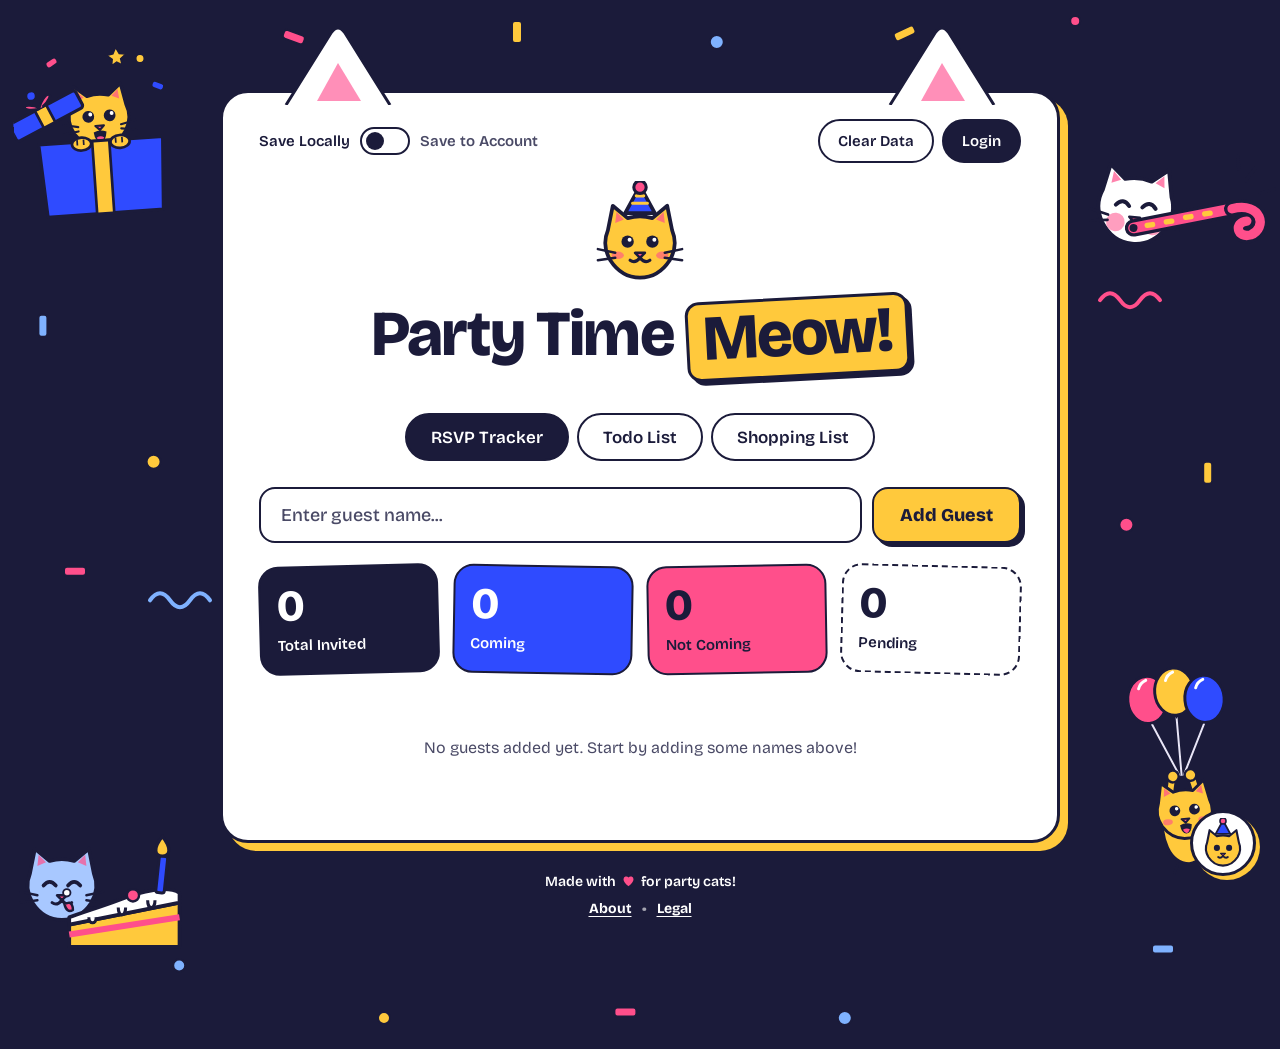
<file: index.html>
<!DOCTYPE html>
<html lang="en">
<head>
    <meta charset="UTF-8">
    <meta name="viewport" content="width=device-width, initial-scale=1.0">
    <title>Party Cat - RSVP Tracker & Todo List</title>
    <link rel="icon" href="favicon.svg" type="image/svg+xml">
    <link rel="icon" href="favicon.ico" sizes="32x32">
    <link rel="apple-touch-icon" href="apple-touch-icon.png">
    <link rel="stylesheet" href="style.css">
    <link rel="stylesheet" id="theme-stylesheet" href="themes/confetti/theme.css">
    <script src="themes/themes.js"></script>
</head>
<body>
    <!-- Theme artwork (decorative; each theme fills these slots) -->
    <div class="theme-art" aria-hidden="true">
        <div class="theme-art-frame">
            <span class="art art-1"></span>
            <span class="art art-2"></span>
            <span class="art art-3"></span>
            <span class="art art-4"></span>
            <span class="art art-5"></span>
            <span class="art art-6"></span>
        </div>
    </div>

    <!-- Authentication Container -->
    <div id="authContainer" class="auth-container">
        <div class="title-block">
            <div class="hero-art" aria-hidden="true"></div>
            <h1>Party Cat</h1>
        </div>

        <div class="auth-tabs">
            <button class="auth-tab active" onclick="switchAuthTab('login')">Login</button>
            <button class="auth-tab" onclick="switchAuthTab('signup')">Sign Up</button>
        </div>

        <!-- Login Form -->
        <form id="loginForm" class="auth-form active" onsubmit="handleLogin(event)">
            <div class="form-group">
                <label for="loginEmail">Email</label>
                <input type="email" id="loginEmail" required>
            </div>
            <div class="form-group">
                <label for="loginPassword">Password</label>
                <div class="password-input-container">
                    <input type="password" id="loginPassword" required>
                    <button type="button" class="password-toggle" onclick="togglePassword('loginPassword')" title="Show password">
                        <svg width="20" height="20" viewBox="0 0 24 24" fill="currentColor">
                            <path d="M12 4.5C7 4.5 2.73 7.61 1 12c1.73 4.39 6 7.5 11 7.5s9.27-3.11 11-7.5c-1.73-4.39-6-7.5-11-7.5zM12 17c-2.76 0-5-2.24-5-5s2.24-5 5-5 5 2.24 5 5-2.24 5-5 5zm0-8c-1.66 0-3 1.34-3 3s1.34 3 3 3 3-1.34 3-3-1.34-3-3-3z"/>
                        </svg>
                    </button>
                </div>
            </div>
            <button type="submit" class="auth-button" id="loginButton">Login</button>
            <div class="forgot-password">
                <button type="button" class="forgot-password-link" onclick="showForgotPassword()">Forgot your password?</button>
            </div>
            <div id="loginError" class="error-message"></div>
        </form>

        <!-- Forgot Password Form -->
        <form id="forgotPasswordForm" class="auth-form" onsubmit="handleForgotPassword(event)">
            <div class="form-group">
                <label for="resetEmail">Email Address</label>
                <input type="email" id="resetEmail" required placeholder="Enter your email address">
                <small>We'll send you a link to reset your password</small>
            </div>
            <!-- Honeypot: hidden from people, filled in by simple bots -->
            <input type="text" name="website" class="hp-field" tabindex="-1" autocomplete="off" aria-hidden="true">
            <button type="submit" class="auth-button" id="resetButton">Send Reset Link</button>
            <div class="forgot-password">
                <button type="button" class="forgot-password-link" onclick="showLogin()">Back to Login</button>
            </div>
            <div id="forgotError" class="error-message"></div>
            <div id="forgotSuccess" class="success-message"></div>
        </form>

        <!-- Reset Password Form (opened from the emailed link) -->
        <form id="resetPasswordForm" class="auth-form" onsubmit="handleResetPassword(event)">
            <div class="form-group">
                <label for="newPassword">New Password</label>
                <div class="password-input-container">
                    <input type="password" id="newPassword" required minlength="8">
                    <button type="button" class="password-toggle" onclick="togglePassword('newPassword')" title="Show password">
                        <svg width="20" height="20" viewBox="0 0 24 24" fill="currentColor">
                            <path d="M12 4.5C7 4.5 2.73 7.61 1 12c1.73 4.39 6 7.5 11 7.5s9.27-3.11 11-7.5c-1.73-4.39-6-7.5-11-7.5zM12 17c-2.76 0-5-2.24-5-5s2.24-5 5-5 5 2.24 5 5-2.24 5-5 5zm0-8c-1.66 0-3 1.34-3 3s1.34 3 3 3 3-1.34 3-3-1.34-3-3-3z"/>
                        </svg>
                    </button>
                </div>
            </div>
            <div class="form-group">
                <label for="confirmNewPassword">Confirm New Password</label>
                <div class="password-input-container">
                    <input type="password" id="confirmNewPassword" required minlength="8">
                    <button type="button" class="password-toggle" onclick="togglePassword('confirmNewPassword')" title="Show password">
                        <svg width="20" height="20" viewBox="0 0 24 24" fill="currentColor">
                            <path d="M12 4.5C7 4.5 2.73 7.61 1 12c1.73 4.39 6 7.5 11 7.5s9.27-3.11 11-7.5c-1.73-4.39-6-7.5-11-7.5zM12 17c-2.76 0-5-2.24-5-5s2.24-5 5-5 5 2.24 5 5-2.24 5-5 5zm0-8c-1.66 0-3 1.34-3 3s1.34 3 3 3 3-1.34 3-3-1.34-3-3-3z"/>
                        </svg>
                    </button>
                </div>
            </div>
            <button type="submit" class="auth-button" id="resetPasswordButton">Set New Password</button>
            <div class="forgot-password">
                <button type="button" class="forgot-password-link" onclick="showLogin()">Back to Login</button>
            </div>
            <div id="resetPasswordError" class="error-message"></div>
        </form>

        <!-- Sign Up Form -->
        <form id="signupForm" class="auth-form" onsubmit="handleSignup(event)">
            <div class="form-group">
                <label for="signupEmail">Email</label>
                <input type="email" id="signupEmail" required>
            </div>
            <div class="form-group">
                <label for="signupPassword">Password</label>
                <div class="password-input-container">
                    <input type="password" id="signupPassword" required minlength="8">
                    <button type="button" class="password-toggle" onclick="togglePassword('signupPassword')" title="Show password">
                        <svg width="20" height="20" viewBox="0 0 24 24" fill="currentColor">
                            <path d="M12 4.5C7 4.5 2.73 7.61 1 12c1.73 4.39 6 7.5 11 7.5s9.27-3.11 11-7.5c-1.73-4.39-6-7.5-11-7.5zM12 17c-2.76 0-5-2.24-5-5s2.24-5 5-5 5 2.24 5 5-2.24 5-5 5zm0-8c-1.66 0-3 1.34-3 3s1.34 3 3 3 3-1.34 3-3-1.34-3-3-3z"/>
                        </svg>
                    </button>
                </div>
            </div>
            <div class="form-group">
                <label for="signupConfirmPassword">Confirm Password</label>
                <div class="password-input-container">
                    <input type="password" id="signupConfirmPassword" required minlength="8">
                    <button type="button" class="password-toggle" onclick="togglePassword('signupConfirmPassword')" title="Show password">
                        <svg width="20" height="20" viewBox="0 0 24 24" fill="currentColor">
                            <path d="M12 4.5C7 4.5 2.73 7.61 1 12c1.73 4.39 6 7.5 11 7.5s9.27-3.11 11-7.5c-1.73-4.39-6-7.5-11-7.5zM12 17c-2.76 0-5-2.24-5-5s2.24-5 5-5 5 2.24 5 5-2.24 5-5 5zm0-8c-1.66 0-3 1.34-3 3s1.34 3 3 3 3-1.34 3-3-1.34-3-3-3z"/>
                        </svg>
                    </button>
                </div>
            </div>
            <!-- Honeypot: hidden from people, filled in by simple bots -->
            <input type="text" name="website" class="hp-field" tabindex="-1" autocomplete="off" aria-hidden="true">
            <button type="submit" class="auth-button" id="signupButton">Sign Up</button>
            <div id="signupError" class="error-message"></div>
            <div id="signupSuccess" class="success-message"></div>
        </form>

        <div class="guest-mode-option">
            <p>or</p>
            <button type="button" class="guest-mode-btn" onclick="startGuestMode()">Continue as Guest</button>
            <p class="guest-mode-note">No account needed — data saves locally in your browser</p>
        </div>
    </div>

    <!-- Main App Container -->
    <div class="container hidden" id="appContainer">
        <!-- App Header -->
        <div class="app-header">
            <!-- Storage Toggle -->
            <div class="storage-toggle">
                <span class="toggle-label" id="localLabel">Save Locally</span>
                <label class="toggle-container">
                    <input type="checkbox" class="toggle-input" id="storageToggle" onchange="handleStorageToggle()">
                    <span class="toggle-slider"></span>
                </label>
                <span class="toggle-label" id="cloudLabel">Save to Account</span>
            </div>
            
            <!-- Header Actions -->
            <div class="header-actions">
                <button class="clear-data-btn" onclick="clearAllData()">Clear Data</button>
                <button class="login-btn" id="authButton" onclick="handleAuthAction()">Login</button>
            </div>
        </div>
        
        <div class="title-block">
            <div class="hero-art" aria-hidden="true"></div>
            <h1 id="partyTitle" class="editable-title" onclick="editPartyTitle()">Party Time <span class="title-accent">Meow!</span></h1>
            <div class="hero-art-alt" aria-hidden="true"></div>
        </div>
        
        <div class="tabs">
            <button class="tab active" onclick="switchTab('rsvp')">RSVP Tracker</button>
            <button class="tab" onclick="switchTab('todo')">Todo List</button>
            <button class="tab" onclick="switchTab('shopping')">Shopping List</button>
        </div>
        
        <div class="tab-content active" id="rsvp">
            <div class="add-guest">
                <input type="text" id="guestName" placeholder="Enter guest name..." onkeydown="if(event.key==='Enter') {event.preventDefault(); addGuest(); return false;}" />
                <button type="button" onclick="addGuest()">Add Guest</button>
            </div>

            <div class="stats">
                <div class="stat">
                    <div class="stat-number" id="totalGuests">0</div>
                    <div class="stat-label">Total Invited</div>
                </div>
                <div class="stat">
                    <div class="stat-number" id="yesCount">0</div>
                    <div class="stat-label">Coming</div>
                </div>
                <div class="stat">
                    <div class="stat-number" id="noCount">0</div>
                    <div class="stat-label">Not Coming</div>
                </div>
                <div class="stat">
                    <div class="stat-number" id="pendingCount">0</div>
                    <div class="stat-label">Pending</div>
                </div>
            </div>

            <div class="guest-list" id="guestList">
                <div class="empty-state">
                    <p>No guests added yet. Start by adding some names above!</p>
                </div>
            </div>
        </div>

        <div class="tab-content" id="todo">
            <div class="add-todo">
                <input type="text" id="todoInput" placeholder="Add party tasks (food, decorations, etc.)..." onkeydown="if(event.key==='Enter') {event.preventDefault(); addTodo(); return false;}" />
                <button type="button" onclick="addTodo()">Add Task</button>
            </div>

            <div class="todo-stats">
                <div class="stat">
                    <div class="stat-number" id="totalTodos">0</div>
                    <div class="stat-label">Total Tasks</div>
                </div>
                <div class="stat">
                    <div class="stat-number" id="completedTodos">0</div>
                    <div class="stat-label">Completed</div>
                </div>
                <div class="stat">
                    <div class="stat-number" id="pendingTodos">0</div>
                    <div class="stat-label">Pending</div>
                </div>
            </div>

            <div class="todo-list" id="todoList">
                <div class="empty-state">
                    <p>No tasks added yet. Start by adding some party preparation tasks!</p>
                </div>
            </div>
        </div>

        <div class="tab-content" id="shopping">
            <div class="add-shopping-item">
                <input type="text" id="shoppingItem" placeholder="Enter item (balloons, cake, drinks)..." onkeydown="if(event.key==='Enter') {event.preventDefault(); addShoppingItem(); return false;}" />
                <button type="button" onclick="addShoppingItem()">Add Item</button>
            </div>

            <div class="shopping-stats">
                <div class="stat">
                    <div class="stat-number" id="totalItems">0</div>
                    <div class="stat-label">Total Items</div>
                </div>
                <div class="stat">
                    <div class="stat-number" id="boughtItems">0</div>
                    <div class="stat-label">Bought</div>
                </div>
                <div class="stat">
                    <div class="stat-number" id="pendingItems">0</div>
                    <div class="stat-label">Still Need</div>
                </div>
            </div>

            <div class="shopping-list" id="shoppingList">
                <div class="empty-state">
                    <p>No items added yet. Start by adding some party supplies!</p>
                </div>
            </div>
        </div>

    </div>

    <!-- Custom Confirmation Modal -->
    <div id="confirmModal" class="modal hidden">
        <div class="modal-backdrop" onclick="hideConfirmModal()"></div>
        <div class="modal-content">
            <h2>Clear Data</h2>
            <p>Are you sure you want to reset your party space?</p>
            <div class="modal-warning">
                <p>This will permanently delete:</p>
                <ul>
                    <li>All guests and their RSVP status</li>
                    <li>All todo items</li>
                    <li>All shopping list items</li>
                </ul>
                <p><strong>This action cannot be undone!</strong></p>
            </div>
            <div class="modal-buttons">
                <button class="modal-btn modal-cancel" onclick="hideConfirmModal()">Cancel</button>
                <button class="modal-btn modal-confirm" onclick="confirmClearData()">Clear Data</button>
            </div>
        </div>
    </div>

    <!-- Upgrade Modal -->
    <div id="upgradeModal" class="modal hidden">
        <div class="modal-backdrop" onclick="hideUpgradeModal()"></div>
        <div class="modal-content">
            <h2>Save to Account</h2>
            <p>An account means you can access your party space and data across multiple devices. Without an account, data is stored locally in your browser. It will persist between sessions, but would be lost if you clear your cache.</p>
            <div class="modal-buttons">
                <button class="modal-btn modal-cancel" onclick="hideUpgradeModal()">Maybe Later</button>
                <button class="modal-btn modal-confirm" onclick="startUpgrade()">Create Account</button>
            </div>
        </div>
    </div>

    <!-- Theme switcher -->
    <button type="button" class="theme-toggle" onclick="cycleTheme()" title="Change theme" aria-label="Change theme">
        <span class="theme-toggle-icon" aria-hidden="true"></span>
    </button>

    <script>
        // Call the Party Cat API (api/index.php). Sends a JSON body as POST when one is given.
        // Login state travels in an HttpOnly session cookie, so no token handling is needed here.
        async function api(action, body = null, params = {}) {
            const query = new URLSearchParams({ action, ...params });
            const response = await fetch(`api/?${query}`, body ? {
                method: 'POST',
                headers: { 'Content-Type': 'application/json' },
                body: JSON.stringify(body)
            } : {});
            const data = await response.json().catch(() => ({}));
            if (!response.ok) {
                throw new Error(data.error || `Request failed (${response.status})`);
            }
            return data;
        }

        // Escape user-entered text before inserting it into HTML
        function escapeHtml(text) {
            return String(text).replace(/[&<>"']/g, c => ({ '&': '&amp;', '<': '&lt;', '>': '&gt;', '"': '&quot;', "'": '&#39;' })[c]);
        }

        // Guest mode data persistence functions
        function saveGuestsToStorage() {
            if (isGuestMode) {
                localStorage.setItem('partyGuests', JSON.stringify(guests));
            }
        }

        function saveTodosToStorage() {
            if (isGuestMode) {
                localStorage.setItem('partyTodos', JSON.stringify(todos));
            }
        }

        // Anonymous visit counting: a random ID kept in this browser, sent when someone uses the app.
        // The server counts it as a guest or account visit depending on whether you're logged in.
        function getVisitorId() {
            try {
                let visitorId = localStorage.getItem('partycat-visitor');
                if (!visitorId) {
                    visitorId = crypto.randomUUID();
                    localStorage.setItem('partycat-visitor', visitorId);
                }
                return visitorId;
            } catch (e) {
                return null;
            }
        }

        async function recordVisit() {
            const visitorId = getVisitorId();
            if (!visitorId) return;
            try {
                await api('visit', { visitor_id: visitorId });
            } catch (e) {
                // Visit counting must never get in the way of the app
                console.debug('Visit not recorded:', e);
            }
        }

        // Guests only count once they click or type something, so bots and people who just glance
        // at the page aren't counted. (Logged-in users count straight away: a session means a person.)
        let waitingForInteraction = false;
        function recordVisitOnInteraction() {
            if (waitingForInteraction) return;
            waitingForInteraction = true;
            const record = event => {
                if (!event.isTrusted) return;
                document.removeEventListener('click', record, true);
                document.removeEventListener('keydown', record, true);
                waitingForInteraction = false;
                recordVisit();
            };
            document.addEventListener('click', record, true);
            document.addEventListener('keydown', record, true);
        }

        // Authentication state
        let currentUser = null;
        let currentParty = null;
        let isGuestMode = true;

        // Authentication functions
        async function checkAuth() {
            try {
                const { user } = await api('session');
                if (user) {
                    currentUser = user;
                    return true;
                }
                return false;
            } catch (e) {
                console.error('Auth check failed:', e);
                return false;
            }
        }

        async function signUp(email, password, website) {
            try {
                const { user } = await api('signup', { email, password, website });
                currentUser = user;
                return { success: true, user };
            } catch (e) {
                console.error('Error signing up:', e);
                return { success: false, error: e.message };
            }
        }

        async function signIn(email, password) {
            try {
                const { user } = await api('login', { email, password });
                currentUser = user;
                return { success: true, user };
            } catch (e) {
                console.error('Error signing in:', e);
                return { success: false, error: e.message };
            }
        }

        async function signOut() {
            try {
                await api('logout', {});
            } catch (e) {
                // Even if the request fails, clear local state and treat it as a successful logout
                console.error('Error signing out:', e);
            }
            currentUser = null;
            currentParty = null;
            isGuestMode = true;
            return true;
        }

        // Authentication UI handlers
        function clearAuthMessages() {
            document.getElementById('loginError').textContent = '';
            document.getElementById('signupError').textContent = '';
            document.getElementById('signupSuccess').textContent = '';
            document.getElementById('forgotError').textContent = '';
            document.getElementById('forgotSuccess').textContent = '';
        }
        
        function switchAuthTab(tab) {
            // Clear any error messages
            clearAuthMessages();
            
            // Make sure auth tabs are visible
            document.querySelector('.auth-tabs').style.display = 'flex';
            
            // Update tab appearance
            document.querySelectorAll('.auth-tab').forEach(t => t.classList.remove('active'));
            document.querySelectorAll('.auth-form').forEach(f => f.classList.remove('active'));
            
            if (tab === 'login') {
                document.querySelector('.auth-tab').classList.add('active');
                document.getElementById('loginForm').classList.add('active');
            } else {
                document.querySelectorAll('.auth-tab')[1].classList.add('active');
                document.getElementById('signupForm').classList.add('active');
            }
        }

        function togglePassword(inputId) {
            const passwordInput = document.getElementById(inputId);
            const toggleButton = passwordInput.nextElementSibling;
            
            const visibilityIcon = `<svg width="20" height="20" viewBox="0 0 24 24" fill="currentColor">
                <path d="M12 4.5C7 4.5 2.73 7.61 1 12c1.73 4.39 6 7.5 11 7.5s9.27-3.11 11-7.5c-1.73-4.39-6-7.5-11-7.5zM12 17c-2.76 0-5-2.24-5-5s2.24-5 5-5 5 2.24 5 5-2.24 5-5 5zm0-8c-1.66 0-3 1.34-3 3s1.34 3 3 3 3-1.34 3-3-1.34-3-3-3z"/>
            </svg>`;
            
            const visibilityOffIcon = `<svg width="20" height="20" viewBox="0 0 24 24" fill="currentColor">
                <path d="M12 7c2.76 0 5 2.24 5 5 0 .65-.13 1.26-.36 1.83l2.92 2.92c1.51-1.26 2.7-2.89 3.43-4.75-1.73-4.39-6-7.5-11-7.5-1.4 0-2.74.25-3.98.7l2.16 2.16C10.74 7.13 11.35 7 12 7zM2 4.27l2.28 2.28.46.46C3.08 8.3 1.78 10.02 1 12c1.73 4.39 6 7.5 11 7.5 1.55 0 3.03-.3 4.38-.84l.42.42L19.73 22 21 20.73 3.27 3 2 4.27zM7.53 9.8l1.55 1.55c-.05.21-.08.43-.08.65 0 1.66 1.34 3 3 3 .22 0 .44-.03.65-.08l1.55 1.55c-.67.33-1.41.53-2.2.53-2.76 0-5-2.24-5-5 0-.79.2-1.53.53-2.2zm4.31-.78l3.15 3.15.02-.16c0-1.66-1.34-3-3-3l-.17.01z"/>
            </svg>`;
            
            if (passwordInput.type === 'password') {
                passwordInput.type = 'text';
                toggleButton.innerHTML = visibilityOffIcon;
                toggleButton.title = 'Hide password';
            } else {
                passwordInput.type = 'password';
                toggleButton.innerHTML = visibilityIcon;
                toggleButton.title = 'Show password';
            }
        }

        async function handleLogin(event) {
            event.preventDefault();
            
            const email = document.getElementById('loginEmail').value;
            const password = document.getElementById('loginPassword').value;
            const loginButton = document.getElementById('loginButton');
            const errorDiv = document.getElementById('loginError');
            
            loginButton.disabled = true;
            loginButton.textContent = 'Logging in...';
            errorDiv.textContent = '';
            
            const result = await signIn(email, password);
            
            if (result.success) {
                await initializeApp();
            } else {
                errorDiv.textContent = result.error;
            }
            
            loginButton.disabled = false;
            loginButton.textContent = 'Login';
        }

        async function handleSignup(event) {
            event.preventDefault();
            
            const email = document.getElementById('signupEmail').value;
            const password = document.getElementById('signupPassword').value;
            const confirmPassword = document.getElementById('signupConfirmPassword').value;
            const signupButton = document.getElementById('signupButton');
            const errorDiv = document.getElementById('signupError');
            const successDiv = document.getElementById('signupSuccess');
            
            errorDiv.textContent = '';
            successDiv.textContent = '';
            
            if (password !== confirmPassword) {
                errorDiv.textContent = 'Passwords do not match';
                return;
            }
            
            signupButton.disabled = true;
            signupButton.textContent = 'Signing up...';
            
            const website = document.querySelector('#signupForm .hp-field').value;
            const result = await signUp(email, password, website);
            
            if (result.success) {
                // The server creates the new user's party and logs them straight in
                document.getElementById('signupForm').reset();
                await initializeApp();
            } else {
                errorDiv.textContent = result.error;
            }
            
            signupButton.disabled = false;
            signupButton.textContent = 'Sign Up';
        }

        // Forgot password functions
        function showForgotPassword() {
            // Clear any error messages
            clearAuthMessages();
            
            // Hide all forms and show forgot password form
            document.querySelectorAll('.auth-form').forEach(f => f.classList.remove('active'));
            document.getElementById('forgotPasswordForm').classList.add('active');
            
            // Hide auth tabs when in forgot password mode
            document.querySelector('.auth-tabs').style.display = 'none';
        }

        function showLogin() {
            // Clear any error messages
            clearAuthMessages();
            
            // Show auth tabs again
            document.querySelector('.auth-tabs').style.display = 'flex';
            
            // Switch back to login tab
            switchAuthTab('login');
        }

        async function handleForgotPassword(event) {
            event.preventDefault();
            
            const email = document.getElementById('resetEmail').value;
            const resetButton = document.getElementById('resetButton');
            const errorDiv = document.getElementById('forgotError');
            const successDiv = document.getElementById('forgotSuccess');
            
            resetButton.disabled = true;
            resetButton.textContent = 'Sending...';
            errorDiv.textContent = '';
            successDiv.textContent = '';
            
            try {
                const website = document.querySelector('#forgotPasswordForm .hp-field').value;
                await api('forgot_password', { email, website });
                successDiv.textContent = 'If that email has an account, a reset link is on its way. Check your inbox.';
                document.getElementById('forgotPasswordForm').reset();

                // Automatically go back to login after 3 seconds
                setTimeout(() => {
                    showLogin();
                }, 3000);
            } catch (err) {
                errorDiv.textContent = err.message || 'Failed to send reset email. Please try again.';
            }

            resetButton.disabled = false;
            resetButton.textContent = 'Send Reset Link';
        }

        async function handleResetPassword(event) {
            event.preventDefault();

            const password = document.getElementById('newPassword').value;
            const confirmPassword = document.getElementById('confirmNewPassword').value;
            const button = document.getElementById('resetPasswordButton');
            const errorDiv = document.getElementById('resetPasswordError');
            const token = new URLSearchParams(window.location.search).get('reset');

            errorDiv.textContent = '';

            if (password !== confirmPassword) {
                errorDiv.textContent = 'Passwords do not match';
                return;
            }

            button.disabled = true;
            button.textContent = 'Saving...';

            try {
                const { user } = await api('reset_password', { token, password });
                currentUser = user;
                // Drop the used token from the address bar
                history.replaceState(null, '', window.location.pathname);
                document.getElementById('resetPasswordForm').reset();
                await initializeApp();
            } catch (err) {
                errorDiv.textContent = err.message;
            }

            button.disabled = false;
            button.textContent = 'Set New Password';
        }

        function clearAllData() {
            if (!currentParty) {
                alert('No party found');
                return;
            }

            // Show custom confirmation modal
            showConfirmModal();
        }

        function showConfirmModal() {
            document.getElementById('confirmModal').classList.remove('hidden');
        }

        function hideConfirmModal() {
            document.getElementById('confirmModal').classList.add('hidden');
        }

        function showUpgradeModal() {
            document.getElementById('upgradeModal').classList.remove('hidden');
        }

        function hideUpgradeModal() {
            document.getElementById('upgradeModal').classList.add('hidden');
        }

        function startUpgrade() {
            hideUpgradeModal();
            // Switch to signup tab and show auth container
            switchAuthTab('signup');
            showAuthContainer();
        }

        async function confirmClearData() {
            hideConfirmModal();

            if (isGuestMode) {
                // Guest mode: clear localStorage
                guests = [];
                todos = [];
                shoppingItems = [];
                currentParty.name = 'Party Time Meow!';
                
                // Clear localStorage
                localStorage.removeItem('partyGuests');
                localStorage.removeItem('partyTodos');
                localStorage.removeItem('partyShoppingItems');
                
                // Update UI
                updatePartyTitle();
                renderGuests();
                renderTodos();
                renderShoppingItems();
                
            } else {
                // Cloud mode: delete the party's guests, todos and shopping items and reset its title
                try {
                    const { party } = await api('clear_party', {});

                    // Clear local arrays
                    guests = [];
                    todos = [];
                    shoppingItems = [];

                    // Update party title in current object and UI
                    currentParty = party;
                    updatePartyTitle();

                    // Update UI
                    renderGuests();
                    renderTodos();
                    renderShoppingItems();

                } catch (e) {
                    console.error('Error clearing data:', e);
                    alert('Failed to clear data. Please try again.');
                }
            }
        }

        async function handleLogout() {
            const success = await signOut();
            if (success) {
                await initializeGuestMode();
                showAuthContainer();
            }
        }

        function showAuthContainer() {
            document.getElementById('authContainer').classList.remove('hidden');
            document.getElementById('appContainer').classList.add('hidden');
        }

        function showAppContainer() {
            document.getElementById('authContainer').classList.add('hidden');
            document.getElementById('appContainer').classList.remove('hidden');
            
            // Update header based on authentication state
            updateHeaderState();
        }

        function updateHeaderState() {
            const toggle = document.getElementById('storageToggle');
            const localLabel = document.getElementById('localLabel');
            const cloudLabel = document.getElementById('cloudLabel');
            const authButton = document.getElementById('authButton');
            
            if (isGuestMode) {
                // Guest mode - toggle is off (Save Locally active)
                toggle.checked = false;
                localLabel.classList.remove('inactive');
                cloudLabel.classList.add('inactive');
                authButton.textContent = 'Login';
                authButton.onclick = () => showAuthContainer();
            } else {
                // Authenticated mode - toggle is on (Save to Account active)
                toggle.checked = true;
                localLabel.classList.add('inactive');
                cloudLabel.classList.remove('inactive');
                authButton.textContent = 'Logout';
                authButton.onclick = () => handleLogout();
            }
        }

        function handleStorageToggle() {
            const toggle = document.getElementById('storageToggle');
            
            if (toggle.checked && isGuestMode) {
                // User wants to switch to cloud storage
                showUpgradeModal();
                // Reset toggle since we haven't actually switched yet
                toggle.checked = false;
            } else if (!toggle.checked && !isGuestMode) {
                // User wants to logout and go to guest mode
                handleLogout();
            }
        }

        function handleAuthAction() {
            if (isGuestMode) {
                showAuthContainer();
            } else {
                handleLogout();
            }
        }

        async function initializeApp() {
            
            if (!currentUser) {
                console.error('No currentUser in initializeApp');
                return;
            }
            
            isGuestMode = false;
            showAppContainer();
            
            // Load the user's party
            await loadUserParty();
            
            // Initialize the app with the current party
            await loadPartyData();

            // Count this visit
            recordVisit();
        }

        async function loadUserParty() {
            if (!currentUser) {
                console.error('No current user found');
                return;
            }
            
            try {
                // The server returns the user's party, creating one if they have none
                const { party } = await api('party');
                currentParty = party;
                updatePartyTitle();
            } catch (e) {
                console.error('Error in loadUserParty:', e);
                alert('Failed to load party. Please try again.');
            }
        }


        function updatePartyTitle() {
            const titleElement = document.getElementById('partyTitle');
            titleElement.innerHTML = decoratePartyTitle(currentParty.name);
        }

        // Wrap the last word so themes can give it their accent style
        // (a one-word title stays plain).
        function decoratePartyTitle(name) {
            const html = escapeHtml(name);
            return html.replace(/(\s)(\S+)$/, '$1<span class="title-accent">$2</span>');
        }

        function editPartyTitle() {
            if (!currentParty) {
                alert('Please create a party first');
                return;
            }

            const titleElement = document.getElementById('partyTitle');
            const currentTitle = currentParty.name;
            
            // Create input field that includes the full title
            titleElement.classList.add('editing');
            titleElement.innerHTML = `<input type="text" class="title-input" value="${escapeHtml(currentTitle)}" onblur="savePartyTitle(this)" onkeypress="handleTitleKeypress(event, this)" autofocus>`;
            
            // Focus and select the text
            const input = titleElement.querySelector('.title-input');
            input.focus();
            input.select();
        }

        function handleTitleKeypress(event, input) {
            if (event.key === 'Enter') {
                input.blur(); // This will trigger savePartyTitle
            }
            if (event.key === 'Escape') {
                cancelTitleEdit();
            }
        }

        function cancelTitleEdit() {
            const titleElement = document.getElementById('partyTitle');
            titleElement.classList.remove('editing');
            updatePartyTitle();
        }

        async function savePartyTitle(input) {
            const newTitle = input.value.trim();
            
            if (!newTitle) {
                alert('Party title cannot be empty');
                cancelTitleEdit();
                return;
            }
            
            if (newTitle === currentParty.name) {
                // No change
                cancelTitleEdit();
                return;
            }
            
            if (isGuestMode) {
                // Guest mode: just update the local object
                currentParty.name = newTitle;
                const titleElement = document.getElementById('partyTitle');
                titleElement.classList.remove('editing');
                updatePartyTitle();
            } else {
                // Cloud mode: save to the server
                try {
                    await api('update_party', { name: newTitle });
                    currentParty.name = newTitle;
                    const titleElement = document.getElementById('partyTitle');
                    titleElement.classList.remove('editing');
                    updatePartyTitle();
                } catch (e) {
                    console.error('Error updating party name:', e);
                    alert('Failed to update party name. Please try again.');
                    cancelTitleEdit();
                }
            }
        }


        async function loadPartyData() {
            if (!currentParty) return;
            
            // Load guests, todos, and shopping items from the server
            await loadGuests();
            await loadTodos();
            await loadShoppingItems();
        }

        async function loadGuests() {
            if (!currentParty) return;
            
            try {
                const { items } = await api('items', null, { type: 'guests' });
                guests = items;
                renderGuests();
            } catch (e) {
                console.error('Error loading guests:', e);
            }
        }

        async function loadTodos() {
            if (!currentParty) return;
            
            try {
                const { items } = await api('items', null, { type: 'todos' });
                todos = items;
                renderTodos();
            } catch (e) {
                console.error('Error loading todos:', e);
            }
        }
        
        // Data arrays for the current party
        let guests = [];
        let todos = [];
        let shoppingItems = [];

        function parseGuestCount(name) {
            const familyWords = ['family', 'families'];

            const lowerName = name.toLowerCase();

            // Check for family keywords
            if (familyWords.some(word => lowerName.includes(word))) {
                return 4;
            }

            // Commas, & + ; and the connecting words all separate people, in any mix
            // ("Isabella, Lucie & Javier" is 3). A name with none of them, like "John Smith", is 1.
            const segments = lowerName
                .split(/[,;&+]|\b(?:and|with|plus)\b/)
                .filter(segment => segment.trim().length > 0);
            return Math.max(1, segments.length);
        }

        function switchTab(tabName) {
            document.querySelectorAll('.tab').forEach(tab => tab.classList.remove('active'));
            document.querySelectorAll('.tab-content').forEach(content => content.classList.remove('active'));
            
            event.target.classList.add('active');
            document.getElementById(tabName).classList.add('active');
        }

        async function addTodo() {
            const input = document.getElementById('todoInput');
            const text = input.value.trim();
            
            if (text === '') {
                alert('Please enter a task');
                return;
            }

            const newTodo = {
                party_id: currentParty.id,
                text: text,
                completed: false
            };

            if (isGuestMode) {
                // Guest mode: add to localStorage
                newTodo.id = Date.now(); // Simple ID for guest mode
                todos.unshift(newTodo);
                saveTodosToStorage();
                input.value = '';
                renderTodos();
            } else {
                // Cloud mode: save to the server
                try {
                    const { item } = await api('create_item', { type: 'todos', text: newTodo.text, completed: false });
                    todos.unshift(item);
                    input.value = '';
                    renderTodos();
                } catch (e) {
                    console.error('Error adding todo:', e);
                    alert('Failed to add task. Please try again.');
                }
            }
        }

        async function toggleTodo(todoId) {
            const todo = todos.find(t => t.id == todoId);
            if (todo) {
                const newCompleted = !todo.completed;
                
                if (isGuestMode) {
                    todo.completed = newCompleted;
                    saveTodosToStorage();
                    renderTodos();
                } else {
                    try {
                        await api('update_item', { type: 'todos', id: todoId, completed: newCompleted });
                        todo.completed = newCompleted;
                        renderTodos();
                    } catch (e) {
                        console.error('Error toggling todo:', e);
                        alert('Failed to update task. Please try again.');
                    }
                }
            }
        }

        async function deleteTodo(todoId) {
            if (confirm('Are you sure you want to delete this task?')) {
                if (isGuestMode) {
                    todos = todos.filter(t => t.id != todoId);
                    saveTodosToStorage();
                    renderTodos();
                } else {
                    try {
                        await api('delete_item', { type: 'todos', id: todoId });
                        todos = todos.filter(t => t.id !== todoId);
                        renderTodos();
                    } catch (e) {
                        console.error('Error deleting todo:', e);
                        alert('Failed to delete task. Please try again.');
                    }
                }
            }
        }

        function renderTodos() {
            const todoList = document.getElementById('todoList');
            
            if (todos.length === 0) {
                todoList.innerHTML = '<div class="empty-state"><p>No tasks added yet. Start by adding some party preparation tasks!</p></div>';
                updateTodoStats();
                return;
            }

            todoList.innerHTML = todos.map(todo => `
                <div class="todo-item ${todo.completed ? 'completed' : ''}">
                    <div class="todo-text">${escapeHtml(todo.text)}</div>
                    <div class="todo-actions">
                        <button class="btn ${todo.completed ? 'btn-pending' : 'btn-yes'}" onclick="toggleTodo('${todo.id}')">
                            ${todo.completed ? 'Undo' : 'Done'}
                        </button>
                        <button class="btn btn-delete" onclick="deleteTodo('${todo.id}')">Delete</button>
                    </div>
                </div>
            `).join('');

            updateTodoStats();
        }

        function updateTodoStats() {
            const total = todos.length;
            const completed = todos.filter(t => t.completed).length;
            const pending = total - completed;

            document.getElementById('totalTodos').textContent = total;
            document.getElementById('completedTodos').textContent = completed;
            document.getElementById('pendingTodos').textContent = pending;
        }

        // Shopping List Functions
        function saveShoppingItemsToStorage() {
            if (isGuestMode) {
                localStorage.setItem('partyShoppingItems', JSON.stringify(shoppingItems));
            }
        }

        async function loadShoppingItems() {
            if (isGuestMode) {
                const stored = localStorage.getItem('partyShoppingItems');
                if (stored) {
                    shoppingItems = JSON.parse(stored);
                }
                renderShoppingItems();
            } else {
                try {
                    const { items } = await api('items', null, { type: 'shopping_items' });
                    shoppingItems = items;
                    renderShoppingItems();
                } catch (e) {
                    console.error('Error loading shopping items:', e);
                    // Initialize empty and render on error
                    shoppingItems = [];
                    renderShoppingItems();
                }
            }
        }

        async function addShoppingItem() {
            const itemInput = document.getElementById('shoppingItem');
            const item = itemInput.value.trim();
            
            if (item === '') {
                alert('Please enter an item');
                return;
            }

            if (!currentParty) {
                alert('No party selected. Please refresh the page and try again.');
                return;
            }

            if (isGuestMode) {
                shoppingItems.push({
                    id: Date.now().toString(),
                    text: item,
                    bought: false,
                    created_at: new Date().toISOString()
                });
                saveShoppingItemsToStorage();
                renderShoppingItems();
            } else {
                try {
                    const { item: savedItem } = await api('create_item', { type: 'shopping_items', text: item, bought: false });
                    shoppingItems.push(savedItem);
                    renderShoppingItems();
                } catch (e) {
                    console.error('Error adding shopping item:', e);
                    alert('Failed to add item. Please try again.');
                }
            }

            itemInput.value = '';
        }

        async function toggleShoppingItem(itemId) {
            const item = shoppingItems.find(i => i.id == itemId);
            if (item) {
                const newBought = !item.bought;
                
                if (isGuestMode) {
                    item.bought = newBought;
                    saveShoppingItemsToStorage();
                    renderShoppingItems();
                } else {
                    try {
                        await api('update_item', { type: 'shopping_items', id: itemId, bought: newBought });
                        item.bought = newBought;
                        renderShoppingItems();
                    } catch (e) {
                        console.error('Error toggling shopping item:', e);
                        alert('Failed to update item. Please try again.');
                    }
                }
            }
        }

        async function deleteShoppingItem(itemId) {
            if (confirm('Are you sure you want to delete this item?')) {
                if (isGuestMode) {
                    shoppingItems = shoppingItems.filter(i => i.id != itemId);
                    saveShoppingItemsToStorage();
                    renderShoppingItems();
                } else {
                    try {
                        await api('delete_item', { type: 'shopping_items', id: itemId });
                        shoppingItems = shoppingItems.filter(i => i.id !== itemId);
                        renderShoppingItems();
                    } catch (e) {
                        console.error('Error deleting shopping item:', e);
                        alert('Failed to delete item. Please try again.');
                    }
                }
            }
        }

        function renderShoppingItems() {
            const shoppingList = document.getElementById('shoppingList');
            
            if (shoppingItems.length === 0) {
                shoppingList.innerHTML = '<div class="empty-state"><p>No items added yet. Start by adding some party supplies!</p></div>';
                updateShoppingStats();
                return;
            }

            shoppingList.innerHTML = shoppingItems.map(item => `
                <div class="shopping-item ${item.bought ? 'bought' : ''}">
                    <div class="shopping-text">${escapeHtml(item.text)}</div>
                    <div class="shopping-actions">
                        <button class="btn ${item.bought ? 'btn-pending' : 'btn-yes'}" onclick="toggleShoppingItem('${item.id}')">
                            ${item.bought ? 'Unbuy' : 'Bought'}
                        </button>
                        <button class="btn btn-delete" onclick="deleteShoppingItem('${item.id}')">Delete</button>
                    </div>
                </div>
            `).join('');

            updateShoppingStats();
        }

        function updateShoppingStats() {
            const total = shoppingItems.length;
            const bought = shoppingItems.filter(i => i.bought).length;
            const pending = total - bought;

            document.getElementById('totalItems').textContent = total;
            document.getElementById('boughtItems').textContent = bought;
            document.getElementById('pendingItems').textContent = pending;
        }

        async function addGuest() {
            const nameInput = document.getElementById('guestName');
            const name = nameInput.value.trim();
            
            if (name === '') {
                alert('Please enter a guest name');
                return;
            }

            if (!currentParty) {
                alert('No party selected. Please refresh the page and try again.');
                return;
            }

            if (guests.some(guest => guest.name.toLowerCase() === name.toLowerCase())) {
                alert('Guest already exists');
                return;
            }

            const newGuest = {
                party_id: currentParty.id,
                name: name,
                status: 'pending',
                count: parseGuestCount(name)
            };

            if (isGuestMode) {
                // Guest mode: add to localStorage
                newGuest.id = Date.now(); // Simple ID for guest mode
                guests.unshift(newGuest);
                saveGuestsToStorage();
                nameInput.value = '';
                renderGuests();
            } else {
                // Cloud mode: save to the server
                try {
                    const { item } = await api('create_item', { type: 'guests', name: newGuest.name, status: newGuest.status, count: newGuest.count });
                    guests.unshift(item);
                    nameInput.value = '';
                    renderGuests();
                } catch (e) {
                    console.error('Error adding guest:', e);
                    alert(`Failed to add guest: ${e.message}`);
                }
            }
        }

        async function updateGuestStatus(guestId, status) {
            const guest = guests.find(g => g.id == guestId);
            if (!guest) return;
            
            if (isGuestMode) {
                // Guest mode: update localStorage
                guest.status = status;
                saveGuestsToStorage();
                renderGuests();
            } else {
                // Cloud mode: save to the server
                try {
                    await api('update_item', { type: 'guests', id: guestId, status: status });
                    guest.status = status;
                    renderGuests();
                } catch (e) {
                    console.error('Error updating guest status:', e);
                    alert('Failed to update guest status. Please try again.');
                }
            }
        }

        async function deleteGuest(guestId) {
            if (confirm('Are you sure you want to remove this guest?')) {
                if (isGuestMode) {
                    guests = guests.filter(g => g.id != guestId);
                    saveGuestsToStorage();
                    renderGuests();
                } else {
                    try {
                        await api('delete_item', { type: 'guests', id: guestId });
                        guests = guests.filter(g => g.id !== guestId);
                        renderGuests();
                    } catch (e) {
                        console.error('Error deleting guest:', e);
                        alert('Failed to delete guest. Please try again.');
                    }
                }
            }
        }

        function renderGuests() {
            const guestList = document.getElementById('guestList');
            
            if (guests.length === 0) {
                guestList.innerHTML = '<div class="empty-state"><p>No guests added yet. Start by adding some names above!</p></div>';
                updateStats();
                return;
            }

            guestList.innerHTML = guests.map(guest => `
                <div class="guest-item ${guest.status}">
                    <div>
                        <span class="guest-name">${escapeHtml(guest.name)}</span>
                        <span class="guest-count">(${guest.count || parseGuestCount(guest.name)} ${(guest.count || parseGuestCount(guest.name)) === 1 ? 'person' : 'people'})</span>
                        <span class="status-badge status-${guest.status}">${guest.status.charAt(0).toUpperCase() + guest.status.slice(1)}</span>
                    </div>
                    <div class="guest-actions">
                        <button class="btn btn-yes" onclick="updateGuestStatus('${guest.id}', 'yes')">Yes</button>
                        <button class="btn btn-no" onclick="updateGuestStatus('${guest.id}', 'no')">No</button>
                        <button class="btn btn-pending" onclick="updateGuestStatus('${guest.id}', 'pending')">Pending</button>
                        <button class="btn btn-delete" onclick="deleteGuest('${guest.id}')">Delete</button>
                    </div>
                </div>
            `).join('');

            updateStats();
        }

        function updateStats() {
            const total = guests.reduce((sum, guest) => sum + (guest.count || parseGuestCount(guest.name)), 0);
            const yes = guests.filter(g => g.status === 'yes').reduce((sum, guest) => sum + (guest.count || parseGuestCount(guest.name)), 0);
            const no = guests.filter(g => g.status === 'no').reduce((sum, guest) => sum + (guest.count || parseGuestCount(guest.name)), 0);
            const pending = guests.filter(g => g.status === 'pending').reduce((sum, guest) => sum + (guest.count || parseGuestCount(guest.name)), 0);

            document.getElementById('totalGuests').textContent = total;
            document.getElementById('yesCount').textContent = yes;
            document.getElementById('noCount').textContent = no;
            document.getElementById('pendingCount').textContent = pending;
        }

        document.getElementById('guestName').addEventListener('keypress', function(e) {
            if (e.key === 'Enter') {
                addGuest();
            }
        });

        document.getElementById('todoInput').addEventListener('keypress', function(e) {
            if (e.key === 'Enter') {
                addTodo();
            }
        });

        // Handle password reset flow: emailed links open ?reset=<token>
        function handlePasswordReset() {
            if (!new URLSearchParams(window.location.search).has('reset')) {
                return false;
            }

            clearAuthMessages();
            document.getElementById('resetPasswordError').textContent = '';
            document.querySelectorAll('.auth-form').forEach(f => f.classList.remove('active'));
            document.getElementById('resetPasswordForm').classList.add('active');
            document.querySelector('.auth-tabs').style.display = 'none';
            showAuthContainer();
            return true;
        }

        function startGuestMode() {
            // Hide auth screen, show app in guest mode
            isGuestMode = true;
            initializeGuestMode();
        }

        // App initialization
        async function initApp() {
            // Check for password reset flow first
            if (handlePasswordReset()) {
                return; // Stop here if we're handling a password reset
            }

            // Check if user is already logged in
            const isAuthenticated = await checkAuth();
            if (isAuthenticated) {
                isGuestMode = false;
                await initializeApp();
            } else {
                // Start in guest mode by default
                isGuestMode = true;
                await initializeGuestMode();
            }
        }

        // Guest mode initialization
        async function initializeGuestMode() {
            // Create a virtual party object for guest mode
            currentParty = {
                id: 'guest-party',
                name: 'Party Time Meow!',
                description: 'Guest mode party'
            };
            
            isGuestMode = true;
            
            // Load data from localStorage
            guests = JSON.parse(localStorage.getItem('partyGuests')) || [];
            todos = JSON.parse(localStorage.getItem('partyTodos')) || [];
            shoppingItems = JSON.parse(localStorage.getItem('partyShoppingItems')) || [];
            
            // Show the app interface
            showAppContainer();
            
            // Update the title and render data
            updatePartyTitle();
            renderGuests();
            renderTodos();
            renderShoppingItems();
            
            // Count this visit (anonymously) once the guest interacts
            recordVisitOnInteraction();
        }

        // Initialize modal state
        document.addEventListener('DOMContentLoaded', function() {
            // Ensure modal starts hidden
            document.getElementById('confirmModal').classList.add('hidden');
        });

        // Start the app
        initApp();
    </script>

    <!-- Footer -->
    <footer class="footer">
        <div class="footer-content">
            <div class="footer-love">
                Made with <span class="footer-heart" role="img" aria-label="love">💙</span> for party cats!
            </div>
            <div class="footer-links">
                <a href="about.html" class="footer-link">About</a>
                <span class="footer-separator">•</span>
                <a href="legal.html" class="footer-link">Legal</a>
            </div>
        </div>
    </footer>

</body>
</html>
</file>
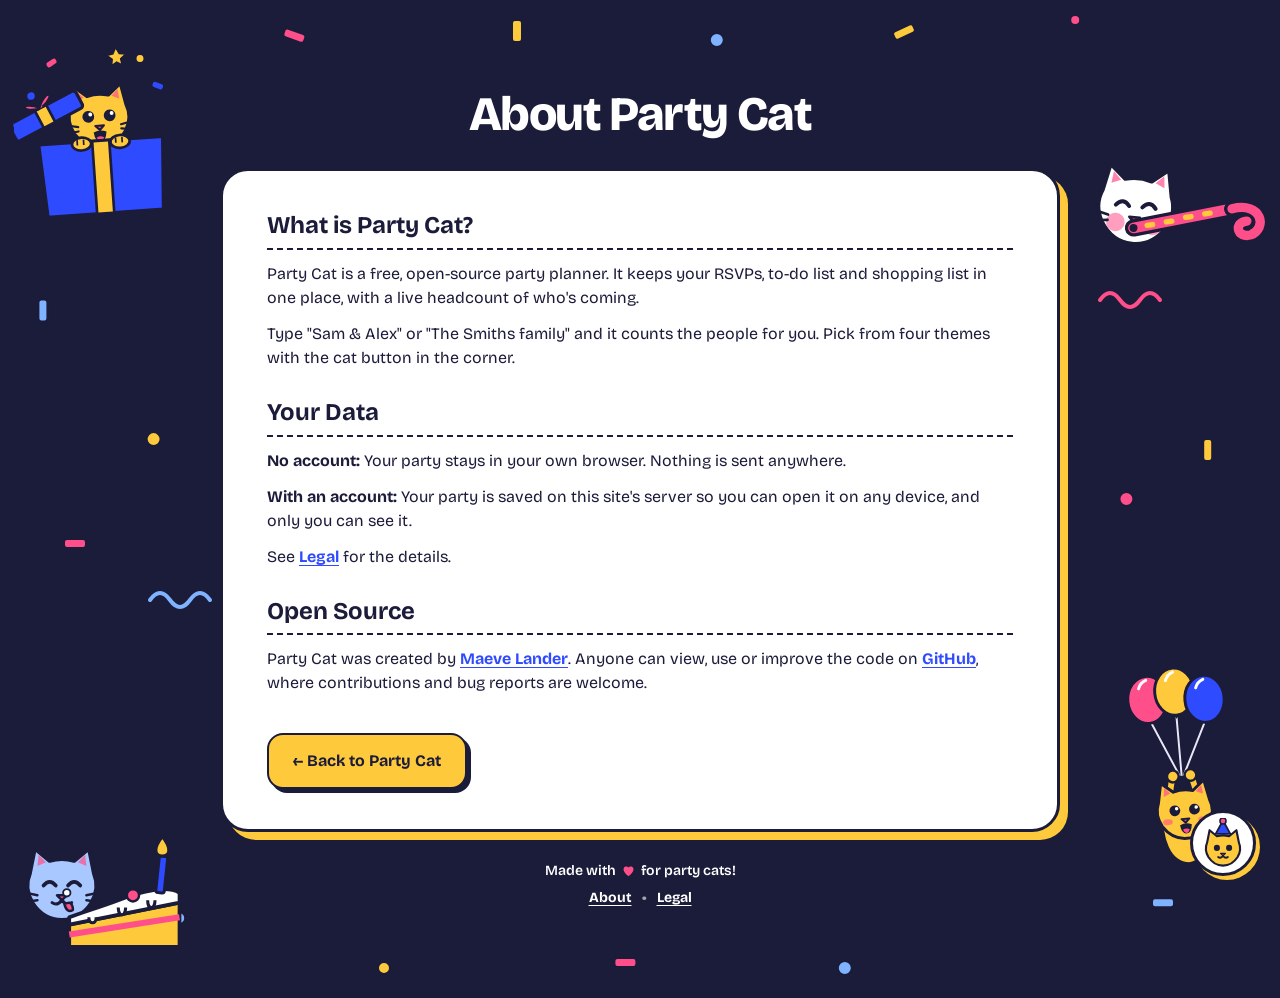
<file: about.html>
<!DOCTYPE html>
<html lang="en">
<head>
    <meta charset="UTF-8">
    <meta name="viewport" content="width=device-width, initial-scale=1.0">
    <title>About - Party Cat</title>
    <meta name="description" content="Party Cat is a free, open-source party planner for RSVPs, to-dos and shopping lists.">
    <link rel="icon" href="favicon.svg" type="image/svg+xml">
    <link rel="icon" href="favicon.ico" sizes="32x32">
    <link rel="apple-touch-icon" href="apple-touch-icon.png">
    <link rel="stylesheet" href="style.css">
    <link rel="stylesheet" id="theme-stylesheet" href="themes/confetti/theme.css">
    <script src="themes/themes.js"></script>
</head>
<body class="page-about">
    <!-- Theme artwork (decorative; each theme fills these slots) -->
    <div class="theme-art" aria-hidden="true">
        <div class="theme-art-frame">
            <span class="art art-1"></span>
            <span class="art art-2"></span>
            <span class="art art-3"></span>
            <span class="art art-4"></span>
            <span class="art art-5"></span>
            <span class="art art-6"></span>
        </div>
    </div>

    <div class="page-container">
        <div class="page-header">
            <h1>About Party Cat</h1>
        </div>

        <div class="page-content">
            <div class="page-section">
                <h2>What is Party Cat?</h2>
                <p>Party Cat is a free, open-source party planner. It keeps your RSVPs, to-do list and shopping list in one place, with a live headcount of who's coming.</p>
                <p>Type "Sam &amp; Alex" or "The Smiths family" and it counts the people for you. Pick from four themes with the cat button in the corner.</p>
            </div>

            <div class="page-section">
                <h2>Your Data</h2>
                <p><strong>No account:</strong> Your party stays in your own browser. Nothing is sent anywhere.</p>
                <p><strong>With an account:</strong> Your party is saved on this site's server so you can open it on any device, and only you can see it.</p>
                <p>See <a href="legal.html">Legal</a> for the details.</p>
            </div>

            <div class="page-section">
                <h2>Open Source</h2>
                <p>Party Cat was created by <a href="https://maevelander.net">Maeve Lander</a>. Anyone can view, use or improve the code on <a href="https://github.com/maevelander/partycat">GitHub</a>, where contributions and bug reports are welcome.</p>
            </div>

            <a href="index.html" class="back-link">← Back to Party Cat</a>
        </div>
    </div>

    <!-- Footer -->
    <footer class="footer">
        <div class="footer-content">
            <div class="footer-love">
                Made with <span class="footer-heart" role="img" aria-label="love">💙</span> for party cats!
            </div>
            <div class="footer-links">
                <a href="about.html" class="footer-link">About</a>
                <span class="footer-separator">•</span>
                <a href="legal.html" class="footer-link">Legal</a>
            </div>
        </div>
    </footer>

    <!-- Theme switcher -->
    <button type="button" class="theme-toggle" onclick="cycleTheme()" title="Change theme" aria-label="Change theme">
        <span class="theme-toggle-icon" aria-hidden="true"></span>
    </button>

</body>
</html>
</file>
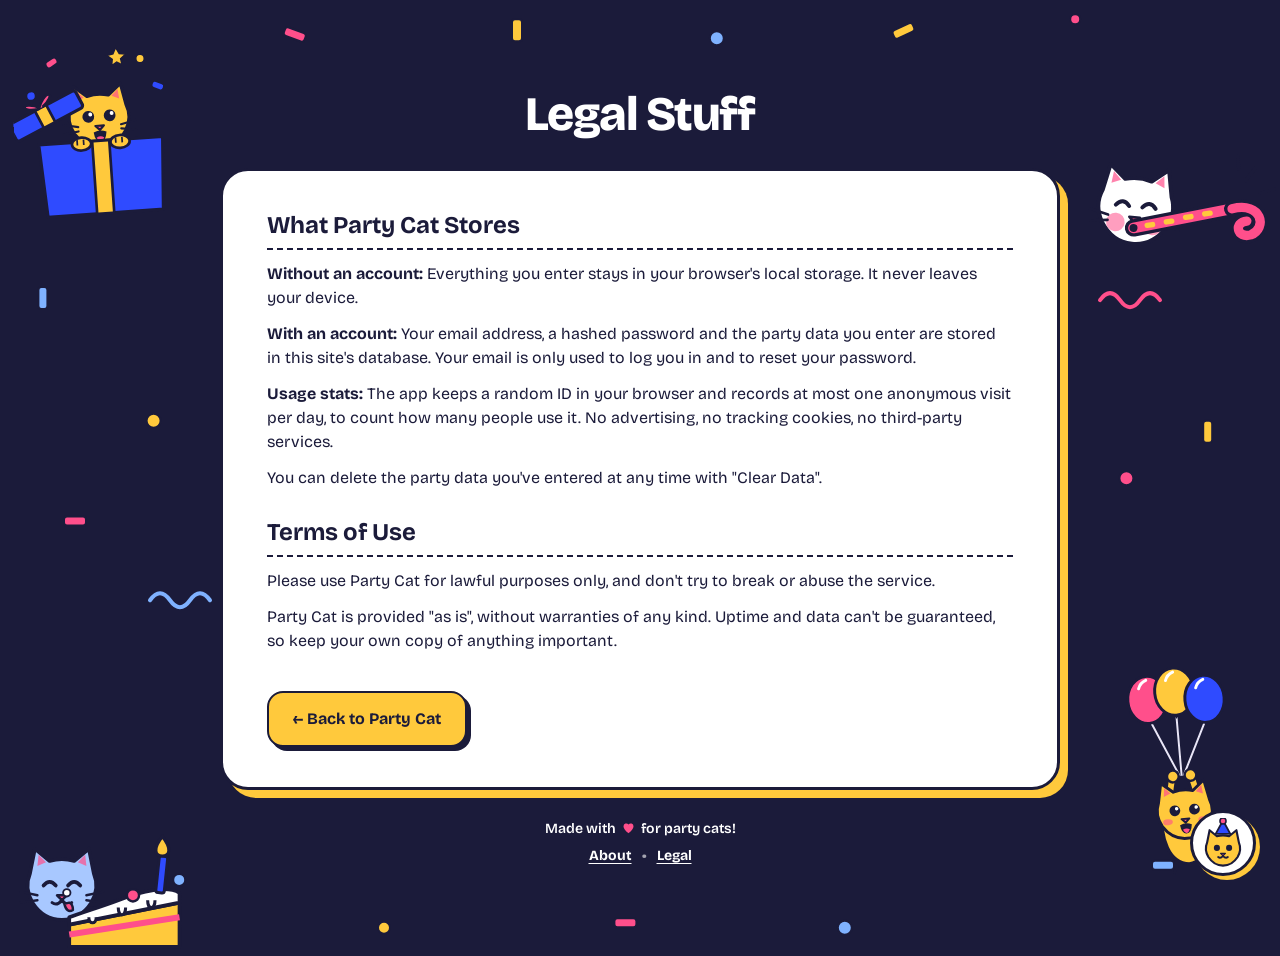
<file: legal.html>
<!DOCTYPE html>
<html lang="en">
<head>
    <meta charset="UTF-8">
    <meta name="viewport" content="width=device-width, initial-scale=1.0">
    <title>Legal - Party Cat</title>
    <meta name="description" content="What Party Cat stores, where it lives, and how to delete it.">
    <link rel="icon" href="favicon.svg" type="image/svg+xml">
    <link rel="icon" href="favicon.ico" sizes="32x32">
    <link rel="apple-touch-icon" href="apple-touch-icon.png">
    <link rel="stylesheet" href="style.css">
    <link rel="stylesheet" id="theme-stylesheet" href="themes/confetti/theme.css">
    <script src="themes/themes.js"></script>
</head>
<body class="page-legal">
    <!--
        A starting point, not legal advice. If you run Party Cat for other people,
        edit this page to name who runs it, how to reach them, and any local rules that apply.
    -->

    <!-- Theme artwork (decorative; each theme fills these slots) -->
    <div class="theme-art" aria-hidden="true">
        <div class="theme-art-frame">
            <span class="art art-1"></span>
            <span class="art art-2"></span>
            <span class="art art-3"></span>
            <span class="art art-4"></span>
            <span class="art art-5"></span>
            <span class="art art-6"></span>
        </div>
    </div>

    <div class="page-container">
        <div class="page-header">
            <h1>Legal Stuff</h1>
        </div>

        <div class="page-content">
            <div class="page-section">
                <h2>What Party Cat Stores</h2>
                <p><strong>Without an account:</strong> Everything you enter stays in your browser's local storage. It never leaves your device.</p>
                <p><strong>With an account:</strong> Your email address, a hashed password and the party data you enter are stored in this site's database. Your email is only used to log you in and to reset your password.</p>
                <p><strong>Usage stats:</strong> The app keeps a random ID in your browser and records at most one anonymous visit per day, to count how many people use it. No advertising, no tracking cookies, no third-party services.</p>
                <p>You can delete the party data you've entered at any time with "Clear Data".</p>
            </div>

            <div class="page-section">
                <h2>Terms of Use</h2>
                <p>Please use Party Cat for lawful purposes only, and don't try to break or abuse the service.</p>
                <p>Party Cat is provided "as is", without warranties of any kind. Uptime and data can't be guaranteed, so keep your own copy of anything important.</p>
            </div>

            <a href="index.html" class="back-link">← Back to Party Cat</a>
        </div>
    </div>

    <!-- Footer -->
    <footer class="footer">
        <div class="footer-content">
            <div class="footer-love">
                Made with <span class="footer-heart" role="img" aria-label="love">💙</span> for party cats!
            </div>
            <div class="footer-links">
                <a href="about.html" class="footer-link">About</a>
                <span class="footer-separator">•</span>
                <a href="legal.html" class="footer-link">Legal</a>
            </div>
        </div>
    </footer>

    <!-- Theme switcher -->
    <button type="button" class="theme-toggle" onclick="cycleTheme()" title="Change theme" aria-label="Change theme">
        <span class="theme-toggle-icon" aria-hidden="true"></span>
    </button>

</body>
</html>
</file>
<file: style.css>
/* ==========================================================================
   Party Cat — shared base styles
   --------------------------------------------------------------------------
   Layout and structure for every page. Colours, fonts and shapes come from
   CSS custom properties that each theme sets in themes/<theme>/theme.css.
   The defaults below are a neutral fallback if no theme file loads.
   Theme artwork slots: .theme-art .art-1….art-6 (page margins, inside a
   centred .theme-art-frame no wider than --art-max),
   .hero-art / .hero-art-alt (beside the title), .container::before/::after
   (card ears), .theme-toggle-icon (switcher button).
   ========================================================================== */

:root {
    --font-body: -apple-system, BlinkMacSystemFont, 'Segoe UI', Roboto, sans-serif;
    --font-display: var(--font-body);
    --font-num: var(--font-display);

    --art-max: 1440px;

    --page-bg: #F4F4F6;
    --ink: #1D1D1F;
    --muted: #6E6E73;
    --line: #E5E5E7;

    --card: #FFFFFF;
    --card-border: 1px solid var(--line);
    --card-radius: 24px;
    --card-shadow: 0 8px 30px rgba(0, 0, 0, 0.08);
    --card-pad: 30px 44px 40px;
    --card-max: 860px;

    --accent: #2F4BFF;
    --accent-ink: #FFFFFF;
    --accent-hover: var(--accent);
    --accent-border: 0 solid transparent;
    --accent-shadow: none;

    --yes: #1E9E5A;  --yes-ink: #FFFFFF;  --yes-tint: #E5F6EC;  --yes-badge-ink: var(--yes-ink);
    --no: #D9434F;   --no-ink: #FFFFFF;   --no-tint: #FCE6E8;   --no-badge-ink: var(--no-ink);
    --pend: #8E8E93; --pend-ink: var(--ink); --pend-tint: #F1F1F3; --pend-badge-bg: var(--pend-tint); --pend-badge-border: 0 solid transparent;
    --total: var(--ink);

    --control-radius: 999px;
    --control-height: 52px;
    --input-bg: #FFFFFF;
    --input-border: 2px solid var(--line);
    --input-focus: var(--accent);

    --tab-gap: 8px;
    --tab-bg: transparent;
    --tab-ink: var(--ink);
    --tab-border: 2px solid var(--line);
    --tab-active-bg: var(--ink);
    --tab-active-ink: var(--card);
    --tab-active-border: var(--tab-border);
    --tabs-track: transparent;

    --row-bg: transparent;
    --row-border: 0 solid transparent;
    --row-divider: 1px solid var(--line);
    --row-radius: 0;
    --row-gap: 0;
    --row-pad: 12px 0;

    --btn-bg: transparent;
    --btn-ink: var(--ink);
    --btn-border: 1.5px solid var(--line);
    --btn-radius: 999px;
    --btn-group-gap: 6px;

    --stat-bg: transparent;
    --stat-radius: 0;
    --stats-border: 0;

    --header-btn-border: 1.5px solid var(--line);
    --login-bg: var(--ink);
    --login-ink: var(--card);
    --toggle-track: var(--line);
    --toggle-on: var(--accent);
    --toggle-knob: #FFFFFF;

    --footer-ink: var(--muted);
    --footer-link: var(--ink);
    --heart: #FF4F8B;

    --switcher-bg: var(--card);
    --switcher-border: var(--card-border);
    --switcher-shadow: var(--card-shadow);

    --modal-backdrop: rgba(0, 0, 0, 0.45);
}

* {
    margin: 0;
    padding: 0;
    box-sizing: border-box;
}

body {
    position: relative;
    font-family: var(--font-body);
    background: var(--page-bg);
    color: var(--ink);
    min-height: 100vh;
    padding: 90px 20px 40px;
    line-height: 1.5;
    overflow-x: hidden;
}

button, input {
    font-family: inherit;
    color: inherit;
}

:focus-visible {
    outline: 3px solid var(--input-focus);
    outline-offset: 2px;
}

.hidden {
    display: none !important;
}

/* --------------------------------------------------------------------------
   Theme artwork layer (decorative only)
   -------------------------------------------------------------------------- */
.theme-art {
    position: absolute;
    inset: 0;
    overflow: hidden;
    pointer-events: none;
    z-index: 0;
}

/* Margin art is placed against this frame, not the window edges, so it stays
   near the card on very wide screens. */
.theme-art-frame {
    position: absolute;
    top: 0;
    bottom: 0;
    left: 0;
    right: 0;
    max-width: var(--art-max);
    margin: 0 auto;
}

.theme-art .art {
    position: absolute;
    display: block;
    background: no-repeat center / contain;
}

.container, .auth-container, .page-container, .footer, .modal, .theme-toggle {
    position: relative;
    z-index: 1;
}

/* Hide margin art when the card fills the screen */
@media (max-width: 1180px) {
    .theme-art .art { display: none; }
}

/* --------------------------------------------------------------------------
   Card
   -------------------------------------------------------------------------- */
.container {
    max-width: var(--card-max);
    margin: 0 auto;
    background: var(--card);
    border: var(--card-border);
    border-radius: var(--card-radius);
    padding: var(--card-pad);
    box-shadow: var(--card-shadow);
}

/* Card ears: themes set --ear to an image */
.container::before, .container::after,
.auth-container::before, .auth-container::after {
    content: "";
    position: absolute;
    top: calc(var(--ear-h, 0px) * -0.85);
    width: var(--ear-w, 0px);
    height: var(--ear-h, 0px);
    background: no-repeat center bottom / contain;
    display: var(--ear-display, none);
    pointer-events: none;
}
.container::before, .auth-container::before { left: var(--ear-inset, 60px); }
.container::after, .auth-container::after { right: var(--ear-inset, 60px); }

/* --------------------------------------------------------------------------
   Header row: storage toggle + actions
   -------------------------------------------------------------------------- */
.app-header {
    display: flex;
    flex-wrap: wrap;
    justify-content: space-between;
    align-items: center;
    gap: 14px;
    margin-bottom: 18px;
}

.storage-toggle {
    display: flex;
    align-items: center;
    gap: 10px;
}

.toggle-container {
    position: relative;
    display: inline-block;
    width: 50px;
    height: 28px;
    flex: none;
}

.toggle-input {
    opacity: 0;
    width: 0;
    height: 0;
}

.toggle-slider {
    position: absolute;
    cursor: pointer;
    inset: 0;
    background: var(--toggle-track);
    border: var(--toggle-border, 0 solid transparent);
    border-radius: 999px;
    transition: background 0.25s;
}

.toggle-slider:before {
    position: absolute;
    content: "";
    height: 18px;
    width: 18px;
    left: 4px;
    top: 50%;
    transform: translateY(-50%);
    background: var(--toggle-knob);
    border-radius: 50%;
    transition: transform 0.25s;
}

.toggle-input:checked + .toggle-slider {
    background: var(--toggle-on);
}

.toggle-input:checked + .toggle-slider:before {
    transform: translate(22px, -50%);
}

.toggle-input:focus-visible + .toggle-slider {
    outline: 3px solid var(--input-focus);
    outline-offset: 2px;
}

.toggle-label {
    font-size: 14px;
    font-weight: 600;
    white-space: nowrap;
}

.toggle-label.inactive {
    color: var(--muted);
}

.header-actions {
    display: flex;
    align-items: center;
    gap: 8px;
}

.clear-data-btn, .login-btn, .logout-btn, .upgrade-btn {
    height: 44px;
    padding: 0 18px;
    border-radius: 999px;
    font-size: 14px;
    font-weight: 700;
    cursor: pointer;
    transition: transform 0.15s, background 0.2s;
}

.clear-data-btn, .logout-btn {
    background: transparent;
    color: var(--ink);
    border: var(--header-btn-border);
}

.login-btn, .upgrade-btn {
    background: var(--login-bg);
    color: var(--login-ink);
    border: var(--header-btn-border);
    border-color: var(--login-bg);
}

.clear-data-btn:hover, .login-btn:hover, .logout-btn:hover, .upgrade-btn:hover {
    transform: translateY(-1px);
}

.user-info {
    display: flex;
    justify-content: flex-end;
    align-items: center;
    margin-bottom: 20px;
    gap: 10px;
}

/* --------------------------------------------------------------------------
   Title block
   -------------------------------------------------------------------------- */
.title-block {
    display: flex;
    flex-direction: column;
    align-items: center;
    gap: 10px;
    margin: 10px 0 22px;
    text-align: center;
}

.hero-art, .hero-art-alt {
    display: none;
    flex: none;
    background: no-repeat center / contain;
}

h1 {
    font-family: var(--font-display);
    font-weight: var(--title-weight, 800);
    font-size: var(--title-size, 64px);
    line-height: 1;
    letter-spacing: var(--title-ls, -0.02em);
    color: var(--ink);
    text-align: center;
}

.editable-title {
    cursor: pointer;
    position: relative;
    padding: 6px 12px;
    border-radius: 16px;
    transition: background-color 0.2s;
}

.editable-title:hover {
    background-color: var(--title-hover, rgba(0, 0, 0, 0.04));
}

.editable-title.editing {
    background-color: var(--card);
    border: 2px solid var(--accent);
    white-space: nowrap;
}

.title-input {
    font-size: inherit;
    font-weight: inherit;
    font-family: inherit;
    letter-spacing: inherit;
    text-align: center;
    border: none;
    outline: none;
    background: transparent;
    width: 100%;
    color: var(--ink);
    margin: 0;
    padding: 4px;
    white-space: nowrap;
    overflow: hidden;
}

.title-accent {
    color: var(--title-accent, inherit);
}

/* --------------------------------------------------------------------------
   Tabs
   -------------------------------------------------------------------------- */
.tabs {
    display: flex;
    flex-wrap: wrap;
    justify-content: center;
    gap: var(--tab-gap);
    margin: 0 auto 26px;
    padding: var(--tabs-pad, 0);
    background: var(--tabs-track);
    border-radius: 999px;
    width: max-content;
    max-width: 100%;
}

.tab {
    height: 44px;
    padding: 0 18px;
    background: var(--tab-bg);
    color: var(--tab-ink);
    border: var(--tab-border);
    border-radius: 999px;
    cursor: pointer;
    font-size: 15px;
    font-weight: 700;
    transition: background 0.2s, color 0.2s;
}

.tab:hover {
    background: var(--tab-hover-bg, var(--tab-bg));
}

.tab.active {
    background: var(--tab-active-bg);
    color: var(--tab-active-ink);
    border: var(--tab-active-border);
}

.tab-content {
    display: none;
}

.tab-content.active {
    display: flex;
    flex-direction: column;
}

/* --------------------------------------------------------------------------
   Add forms (guests, todos, shopping)
   -------------------------------------------------------------------------- */
.add-guest, .add-todo, .add-shopping-item {
    display: flex;
    gap: 10px;
    margin-bottom: 22px;
}

.add-guest input, .add-todo input, .add-shopping-item input {
    flex: 1;
    min-width: 0;
    height: var(--control-height);
    padding: 0 22px;
    border: var(--input-border);
    border-radius: var(--control-radius);
    background: var(--input-bg);
    color: var(--ink);
    font-size: 16px;
}

.add-guest input::placeholder, .add-todo input::placeholder, .add-shopping-item input::placeholder {
    color: var(--muted);
}

.add-guest input:focus, .add-todo input:focus, .add-shopping-item input:focus {
    outline: none;
    border-color: var(--input-focus);
}

.add-guest button, .add-todo button, .add-shopping-item button {
    height: var(--control-height);
    padding: 0 26px;
    background: var(--accent);
    color: var(--accent-ink);
    border: var(--accent-border);
    border-radius: var(--control-radius);
    box-shadow: var(--accent-shadow);
    font-size: 16px;
    font-weight: 700;
    cursor: pointer;
    white-space: nowrap;
    transition: transform 0.15s, background 0.2s;
}

.add-guest button:hover, .add-todo button:hover, .add-shopping-item button:hover {
    background: var(--accent-hover);
    transform: translateY(-1px);
}

/* --------------------------------------------------------------------------
   Stats
   -------------------------------------------------------------------------- */
.stats, .todo-stats, .shopping-stats {
    display: grid;
    grid-template-columns: repeat(auto-fit, minmax(150px, 1fr));
    gap: var(--stats-gap, 12px);
    margin-bottom: 22px;
    border-top: var(--stats-border);
    border-bottom: var(--stats-border);
}

.stat {
    position: relative;
    background: var(--stat-bg);
    border-radius: var(--stat-radius);
    padding: var(--stat-pad, 16px 10px);
    text-align: var(--stat-align, center);
    color: var(--stat-ink, var(--ink));
}

.stat-number {
    position: relative;
    font-family: var(--font-num);
    font-size: var(--stat-size, 48px);
    font-weight: var(--stat-weight, 800);
    line-height: 1;
    color: var(--stat-num-ink, var(--total));
}

.stat-label {
    position: relative;
    margin-top: 6px;
    font-size: 14px;
    font-weight: 600;
    color: var(--stat-label-ink, var(--muted));
}

/* Status colours: RSVP stats are Total · Coming · Not Coming · Pending.
   Todo and shopping stats are Total · Done/Bought · Pending/Still need. */
.stats .stat:nth-child(2) .stat-number { color: var(--stat-yes-num, var(--yes)); }
.stats .stat:nth-child(3) .stat-number { color: var(--stat-no-num, var(--no)); }
.stats .stat:nth-child(4) .stat-number { color: var(--stat-pend-num, var(--pend)); }
.todo-stats .stat:nth-child(2) .stat-number,
.shopping-stats .stat:nth-child(2) .stat-number { color: var(--stat-yes-num, var(--yes)); }
.todo-stats .stat:nth-child(3) .stat-number,
.shopping-stats .stat:nth-child(3) .stat-number { color: var(--stat-pend-num, var(--pend)); }

/* --------------------------------------------------------------------------
   Lists
   -------------------------------------------------------------------------- */
.guest-list, .todo-list, .shopping-list {
    display: flex;
    flex-direction: column;
    gap: var(--row-gap);
}

.guest-item, .todo-item, .shopping-item {
    display: flex;
    flex-wrap: wrap;
    align-items: center;
    justify-content: space-between;
    gap: 10px;
    padding: var(--row-pad);
    background: var(--row-bg);
    border: var(--row-border);
    border-bottom: var(--row-divider);
    border-radius: var(--row-radius);
    transition: background 0.2s;
}

.guest-item.yes { background: var(--row-yes-bg, var(--row-bg)); }
.guest-item.no { background: var(--row-no-bg, var(--row-bg)); }
.guest-item.pending { background: var(--row-pend-bg, var(--row-bg)); }

.guest-item > div:first-child {
    display: flex;
    flex-wrap: wrap;
    align-items: center;
    gap: 8px;
}

/* Status marker before each guest */
.guest-item > div:first-child::before {
    content: "";
    width: var(--marker-size, 10px);
    height: var(--marker-size, 10px);
    flex: none;
    border-radius: 999px;
    background: var(--pend-tint);
    border: 1.5px solid var(--pend);
    box-sizing: border-box;
    display: var(--marker-display, block);
}
.guest-item.yes > div:first-child::before { background: var(--yes); border-color: var(--yes); }
.guest-item.no > div:first-child::before { background: var(--no); border-color: var(--no); }

.guest-name {
    font-size: 17px;
    font-weight: 600;
}

.guest-count {
    font-size: 14px;
    color: var(--muted);
}

.status-badge {
    font-size: 12px;
    font-weight: 800;
    padding: 2px 10px;
    border-radius: 999px;
}

.status-yes { background: var(--yes); color: var(--yes-badge-ink); }
.status-no { background: var(--no); color: var(--no-badge-ink); }
.status-pending { background: var(--pend-badge-bg); color: var(--pend-ink); border: var(--pend-badge-border); }

.todo-text, .shopping-text {
    flex: 1;
    min-width: 0;
    font-size: 17px;
    font-weight: 600;
}

.todo-item.completed .todo-text,
.shopping-item.bought .shopping-text {
    text-decoration: line-through;
    color: var(--muted);
}

.todo-item.completed, .shopping-item.bought {
    background: var(--row-done-bg, var(--row-bg));
}

.guest-actions, .todo-actions, .shopping-actions {
    display: flex;
    align-items: center;
    gap: var(--btn-group-gap);
}

.btn {
    height: 40px;
    padding: 0 15px;
    border: var(--btn-border);
    border-radius: var(--btn-radius);
    background: var(--btn-bg);
    color: var(--btn-ink);
    cursor: pointer;
    font-size: 14px;
    font-weight: 700;
    transition: background 0.2s, color 0.2s, border-color 0.2s;
}

.btn:hover {
    background: var(--btn-hover-bg, var(--pend-tint));
}

/* The status button that matches the guest's current RSVP is filled */
.guest-item.yes .guest-actions .btn.btn-yes { background: var(--yes); color: var(--yes-ink); border-color: var(--active-border, var(--yes)); }
.guest-item.no .guest-actions .btn.btn-no { background: var(--no); color: var(--no-ink); border-color: var(--active-border, var(--no)); }
.guest-item.pending .guest-actions .btn.btn-pending { background: var(--pend-tint); color: var(--pend-ink); border-color: var(--active-border, var(--pend-tint)); }

/* Done / Bought action on todos and shopping */
.todo-actions .btn-yes, .shopping-actions .btn-yes { background: var(--yes); color: var(--yes-ink); border-color: var(--yes); }

/* Delete is an icon button; its text stays for screen readers */
.btn-delete {
    position: relative;
    width: 40px;
    padding: 0;
    border-color: transparent;
    font-size: 0;
    color: transparent;
}

.btn-delete::before {
    content: "";
    position: absolute;
    inset: 0;
    margin: auto;
    width: 18px;
    height: 18px;
    background: var(--delete-ink, var(--ink));
    -webkit-mask: url("data:image/svg+xml,%3Csvg xmlns='http://www.w3.org/2000/svg' viewBox='0 0 24 24' fill='none' stroke='black' stroke-width='2' stroke-linecap='round' stroke-linejoin='round'%3E%3Cpath d='M4 7h16M10 11v6M14 11v6M6 7l1 13h10l1-13M9 7V4h6v3'/%3E%3C/svg%3E") center / contain no-repeat;
    mask: url("data:image/svg+xml,%3Csvg xmlns='http://www.w3.org/2000/svg' viewBox='0 0 24 24' fill='none' stroke='black' stroke-width='2' stroke-linecap='round' stroke-linejoin='round'%3E%3Cpath d='M4 7h16M10 11v6M14 11v6M6 7l1 13h10l1-13M9 7V4h6v3'/%3E%3C/svg%3E") center / contain no-repeat;
}

.empty-state {
    text-align: center;
    padding: 40px 20px;
    color: var(--muted);
}

/* --------------------------------------------------------------------------
   Login / sign up
   -------------------------------------------------------------------------- */
.auth-container {
    max-width: 440px;
    margin: 0 auto;
    background: var(--card);
    border: var(--card-border);
    border-radius: var(--card-radius);
    padding: 36px 36px 30px;
    box-shadow: var(--card-shadow);
}

.auth-container .title-block {
    flex-direction: row;
    justify-content: center;
    align-items: center;
    gap: 14px;
    margin: 0 0 24px;
}

/* A small hero cat to the left of the title, raised slightly because the
   party hat makes a centred cat look low */
.auth-container .hero-art {
    width: 72px;
    height: 80px;
    margin: 0;
    translate: 0 -6px;
}

/* Trim the heading to cap height and baseline, so the cat centres on the letters
   rather than on a line box that includes room for descenders */
.auth-container h1 {
    font-size: calc(var(--title-size, 64px) * 0.62);
    text-box: trim-both cap alphabetic;
}

.auth-tabs {
    display: flex;
    gap: 6px;
    margin-bottom: 24px;
    padding: 4px;
    border-radius: 999px;
    background: var(--tabs-track-solid, var(--pend-tint));
}

.auth-tab {
    flex: 1;
    height: 42px;
    background: transparent;
    border: 0;
    border-radius: 999px;
    cursor: pointer;
    font-size: 15px;
    font-weight: 700;
    color: var(--muted);
    transition: background 0.2s, color 0.2s;
}

.auth-tab.active {
    background: var(--tab-active-bg);
    color: var(--tab-active-ink);
}

.auth-form {
    display: none;
}

.auth-form.active {
    display: block;
}

.form-group {
    margin-bottom: 18px;
}

.form-group label {
    display: block;
    margin-bottom: 6px;
    font-weight: 700;
    font-size: 14px;
}

.form-group input {
    width: 100%;
    height: 50px;
    padding: 0 18px;
    border: var(--input-border);
    border-radius: var(--field-radius, 14px);
    background: var(--input-bg);
    color: var(--ink);
    font-size: 16px;
}

.form-group input:focus {
    outline: none;
    border-color: var(--input-focus);
}

.form-group small {
    display: block;
    color: var(--muted);
    font-size: 12px;
    margin-top: 6px;
}

.password-input-container {
    position: relative;
}

.password-input-container input {
    padding-right: 48px;
}

.password-toggle {
    position: absolute;
    right: 10px;
    top: 50%;
    transform: translateY(-50%);
    background: none;
    border: none;
    cursor: pointer;
    color: var(--muted);
    padding: 6px;
    display: flex;
    align-items: center;
    justify-content: center;
}

.password-toggle:hover {
    color: var(--ink);
}

.password-toggle svg {
    pointer-events: none;
}

.auth-button {
    width: 100%;
    height: var(--control-height);
    background: var(--accent);
    color: var(--accent-ink);
    border: var(--accent-border);
    border-radius: var(--control-radius);
    box-shadow: var(--accent-shadow);
    font-size: 16px;
    font-weight: 700;
    cursor: pointer;
    transition: transform 0.15s, background 0.2s;
}

.auth-button:hover {
    background: var(--accent-hover);
    transform: translateY(-1px);
}

.auth-button:disabled {
    opacity: 0.55;
    cursor: not-allowed;
    transform: none;
}

.error-message {
    color: var(--no);
    font-size: 14px;
    font-weight: 600;
    margin-top: 10px;
}

.success-message {
    color: var(--yes);
    font-size: 14px;
    font-weight: 600;
    margin-top: 10px;
}

.forgot-password {
    text-align: center;
    margin: 14px 0;
}

.forgot-password-link {
    background: none;
    border: none;
    color: var(--ink);
    cursor: pointer;
    font-size: 14px;
    font-weight: 600;
    text-decoration: underline;
    text-underline-offset: 3px;
    padding: 4px 0;
}

.forgot-password-link:hover {
    color: var(--muted);
}

.guest-mode-option {
    text-align: center;
    margin-top: 18px;
    padding-top: 18px;
    border-top: var(--row-divider);
}

.guest-mode-option p {
    color: var(--muted);
    font-size: 14px;
    margin: 0 0 12px;
}

.guest-mode-btn {
    width: 100%;
    height: var(--control-height);
    background: transparent;
    color: var(--ink);
    border: var(--header-btn-border);
    border-radius: var(--control-radius);
    font-size: 16px;
    font-weight: 700;
    cursor: pointer;
    transition: background 0.2s;
}

.guest-mode-btn:hover {
    background: var(--pend-tint);
}

.guest-mode-option .guest-mode-note {
    color: var(--muted);
    font-size: 12px;
    margin-top: 8px;
}

/* Honeypot field on the signup and reset forms: kept off-screen so only bots fill it in */
.hp-field {
    position: absolute;
    left: -10000px;
    width: 1px;
    height: 1px;
    opacity: 0;
}

/* --------------------------------------------------------------------------
   Modals
   -------------------------------------------------------------------------- */
.modal {
    position: fixed;
    inset: 0;
    z-index: 1000;
    display: flex;
    align-items: center;
    justify-content: center;
}

.modal.hidden {
    display: none;
}

.modal-backdrop {
    position: absolute;
    inset: 0;
    background: var(--modal-backdrop);
    backdrop-filter: blur(4px);
}

.modal-content {
    position: relative;
    z-index: 1001;
    width: 90%;
    max-width: 460px;
    background: var(--card);
    border: var(--card-border);
    border-radius: var(--card-radius);
    padding: 30px;
    box-shadow: var(--card-shadow);
}

.modal-content h2 {
    font-family: var(--font-display);
    margin-bottom: 14px;
    font-size: 26px;
    line-height: 1.15;
    text-align: center;
}

.modal-content p {
    color: var(--muted);
    margin-bottom: 18px;
    text-align: center;
}

.modal-warning {
    background: var(--no-tint);
    border-radius: 16px;
    padding: 18px 20px;
    margin: 18px 0;
}

.modal-warning p, .modal-warning ul {
    color: var(--ink);
    text-align: left;
}

.modal-warning p {
    margin-bottom: 8px;
}

.modal-warning ul {
    margin: 8px 0;
    padding-left: 20px;
}

.modal-warning li {
    margin-bottom: 4px;
}

.modal-buttons {
    display: flex;
    gap: 12px;
    justify-content: center;
    margin-top: 24px;
}

.modal-btn {
    min-width: 130px;
    height: 48px;
    padding: 0 22px;
    border-radius: var(--control-radius);
    font-size: 16px;
    font-weight: 700;
    cursor: pointer;
}

.modal-cancel {
    background: transparent;
    color: var(--ink);
    border: var(--header-btn-border);
}

.modal-confirm {
    background: var(--accent);
    color: var(--accent-ink);
    border: var(--accent-border);
}

/* Clear Data is destructive: use the Not Coming colour */
#confirmModal .modal-confirm {
    background: var(--no);
    color: var(--no-ink);
    border-color: var(--no);
}

.modal-cancel:hover, .modal-confirm:hover {
    transform: translateY(-1px);
}

/* --------------------------------------------------------------------------
   Theme switcher (bottom right)
   -------------------------------------------------------------------------- */
.theme-toggle {
    position: fixed;
    right: 24px;
    bottom: 24px;
    z-index: 900;
    width: 66px;
    height: 66px;
    padding: 0;
    border-radius: 999px;
    background: var(--switcher-bg);
    border: var(--switcher-border);
    box-shadow: var(--switcher-shadow);
    cursor: pointer;
    display: flex;
    align-items: center;
    justify-content: center;
    transition: transform 0.2s;
}

.theme-toggle:hover {
    transform: scale(1.08) rotate(-6deg);
}

.theme-toggle-icon {
    display: block;
    width: var(--switcher-icon-size, 48px);
    height: var(--switcher-icon-size, 48px);
    border-radius: var(--switcher-icon-radius, 0);
    background: no-repeat center / contain;
}

/* --------------------------------------------------------------------------
   Footer
   -------------------------------------------------------------------------- */
.footer {
    padding: 28px 20px 90px;
    text-align: center;
    color: var(--footer-ink);
    font-size: 14px;
    max-width: var(--card-max);
    margin: 0 auto;
}

.footer-content {
    display: flex;
    flex-direction: column;
    align-items: center;
    gap: 6px;
}

.footer-love {
    font-weight: 600;
}

.footer-author {
    font-weight: 600;
}

.footer-links {
    display: flex;
    justify-content: center;
    align-items: center;
    gap: 10px;
    flex-wrap: wrap;
    font-weight: 700;
}

.footer-link {
    color: var(--footer-link);
    text-decoration: underline;
    text-underline-offset: 3px;
}

.footer-link:hover {
    color: var(--footer-ink);
}

.footer-separator {
    opacity: 0.6;
}

/* --------------------------------------------------------------------------
   About and Legal pages
   -------------------------------------------------------------------------- */
body.page-about, body.page-legal {
    padding: 90px 20px 0;
}

.page-container {
    max-width: var(--card-max);
    margin: 0 auto;
}

.page-header {
    text-align: center;
    margin-bottom: 30px;
}

.page-header h1 {
    color: var(--page-title-ink, var(--ink));
    font-size: calc(var(--title-size, 64px) * 0.75);
}

.page-header p {
    color: var(--footer-ink);
    font-size: 1.1em;
}

.page-content {
    position: relative;
    background: var(--card);
    border: var(--card-border);
    border-radius: var(--card-radius);
    padding: 40px 44px;
    box-shadow: var(--card-shadow);
}

.page-section {
    margin-bottom: 28px;
}

.page-section h2 {
    font-family: var(--font-display);
    font-size: 24px;
    line-height: 1.2;
    margin-bottom: 12px;
    padding-bottom: 8px;
    border-bottom: var(--row-divider);
}

.page-section p {
    margin-bottom: 12px;
    color: var(--ink);
}

.page-section a {
    color: var(--link, var(--accent-text, var(--ink)));
    font-weight: 700;
    text-decoration: underline;
    text-underline-offset: 3px;
}

.back-link {
    display: inline-flex;
    align-items: center;
    height: var(--control-height);
    padding: 0 24px;
    margin-top: 10px;
    background: var(--accent);
    color: var(--accent-ink);
    border: var(--accent-border);
    border-radius: var(--control-radius);
    box-shadow: var(--accent-shadow);
    font-weight: 700;
    text-decoration: none;
}

.back-link:hover {
    background: var(--accent-hover);
}

/* --------------------------------------------------------------------------
   Mobile
   -------------------------------------------------------------------------- */
@media (max-width: 768px) {
    body {
        padding: 60px 14px 30px;
    }

    body.page-about, body.page-legal {
        padding: 60px 14px 0;
    }

    .container {
        padding: 22px 18px 26px;
    }

    .auth-container {
        padding: 28px 20px 24px;
    }

    h1 {
        font-size: calc(var(--title-size, 64px) * 0.62);
    }

    .app-header {
        justify-content: center;
    }

    .add-guest, .add-todo, .add-shopping-item {
        flex-direction: column;
    }

    .add-guest input, .add-todo input, .add-shopping-item input {
        flex: none;
        width: 100%;
    }

    .add-guest button, .add-todo button, .add-shopping-item button {
        width: 100%;
    }

    .container::before, .container::after,
    .auth-container::before, .auth-container::after {
        width: calc(var(--ear-w, 0px) * 0.7);
        height: calc(var(--ear-h, 0px) * 0.7);
        top: calc(var(--ear-h, 0px) * -0.6);
    }

    .container::before, .auth-container::before { left: 28px; }
    .container::after, .auth-container::after { right: 28px; }

    .stats, .todo-stats, .shopping-stats {
        grid-template-columns: repeat(2, 1fr);
    }

    .guest-item, .todo-item, .shopping-item {
        flex-direction: column;
        align-items: stretch;
    }

    .guest-actions, .todo-actions, .shopping-actions {
        width: 100%;
    }

    .guest-actions .btn:not(.btn-delete) {
        flex: 1;
    }

    .btn {
        min-height: 44px;
    }

    .btn-delete {
        width: 44px;
    }

    .modal-content {
        max-height: calc(100vh - 40px);
        overflow-y: auto;
    }

    .modal-buttons {
        flex-direction: column;
    }

    .modal-btn {
        width: 100%;
    }

    .page-content {
        padding: 26px 22px;
    }

    .theme-toggle {
        right: 14px;
        bottom: 14px;
        width: 56px;
        height: 56px;
    }

    .theme-toggle-icon {
        width: calc(var(--switcher-icon-size, 48px) * 0.85);
        height: calc(var(--switcher-icon-size, 48px) * 0.85);
    }
}

@media (max-width: 480px) {
    .tabs {
        width: 100%;
    }

    .tabs {
        gap: 6px;
    }

    .tabs .tab {
        flex: 1 1 auto;
        height: 42px;
        padding: 0 10px;
        font-size: 13px;
        white-space: nowrap;
    }

    .stat-number {
        font-size: calc(var(--stat-size, 48px) * 0.8);
    }
}

@media (prefers-reduced-motion: reduce) {
    * {
        transition: none !important;
    }
}

/* Footer heart drawn in the theme's colour (the 💙 stays for screen readers) */
.footer-heart {
    display: inline-block;
    width: 15px;
    height: 15px;
    vertical-align: middle;
    margin: -3px 2px 0;
    font-size: 0;
    line-height: 0;
    background: var(--heart);
    -webkit-mask: url("data:image/svg+xml,%3Csvg xmlns='http://www.w3.org/2000/svg' viewBox='0 0 24 24'%3E%3Cpath d='M12 21s-8-5.2-8-11a4.5 4.5 0 0 1 8-2.8A4.5 4.5 0 0 1 20 10c0 5.8-8 11-8 11z'/%3E%3C/svg%3E") center / contain no-repeat;
    mask: url("data:image/svg+xml,%3Csvg xmlns='http://www.w3.org/2000/svg' viewBox='0 0 24 24'%3E%3Cpath d='M12 21s-8-5.2-8-11a4.5 4.5 0 0 1 8-2.8A4.5 4.5 0 0 1 20 10c0 5.8-8 11-8 11z'/%3E%3C/svg%3E") center / contain no-repeat;
}
</file>
<file: themes/confetti/theme.css>
/* ==========================================================================
   Party Cat theme · Confetti (default)
   Navy night, sticker-sheet card with a yellow offset shadow, cat ears,
   party cats in the margins and confetti everywhere.
   ========================================================================== */
@import url('https://fonts.googleapis.com/css2?family=Bricolage+Grotesque:opsz,wght@12..96,500;12..96,600;12..96,800&display=swap');

:root {
    --font-body: 'Bricolage Grotesque', system-ui, sans-serif;
    --font-display: var(--font-body);

    --page-bg: #1B1B3A;
    --ink: #1B1B3A;
    --muted: #4A4A66;
    --line: #1B1B3A;

    --card: #FFFFFF;
    --card-border: 3px solid #1B1B3A;
    --card-radius: 28px;
    --card-shadow: 8px 8px 0 #FFC93C;
    --card-pad: 26px 36px 40px;
    --card-max: 840px;

    --accent: #FFC93C;
    --accent-ink: #1B1B3A;
    --accent-hover: #FFD45E;
    --accent-border: 2px solid #1B1B3A;
    --accent-shadow: 4px 4px 0 #1B1B3A;
    --link: #2F4BFF;

    --yes: #2F4BFF;  --yes-ink: #FFFFFF;  --yes-tint: #E8EDFF;
    --no: #FF4F8B;   --no-ink: #1B1B3A;   --no-tint: #FFE3EC;   --no-badge-ink: #1B1B3A;
    --pend: #1B1B3A; --pend-ink: #1B1B3A; --pend-tint: #E4E4EE;
    --pend-badge-bg: #FFFFFF; --pend-badge-border: 2px dashed #1B1B3A;
    --total: #1B1B3A;

    --control-radius: 16px;
    --control-height: 56px;
    --input-border: 2px solid #1B1B3A;
    --input-focus: #2F4BFF;

    --tab-gap: 8px;
    --tab-bg: #FFFFFF;
    --tab-ink: #1B1B3A;
    --tab-border: 2px solid #1B1B3A;
    --tab-active-bg: #1B1B3A;
    --tab-active-ink: #FFFFFF;
    --tab-hover-bg: #FFF4D6;

    --row-bg: #FFFFFF;
    --row-border: 2px solid #1B1B3A;
    --row-divider: 2px solid #1B1B3A;
    --row-radius: 18px;
    --row-gap: 10px;
    --row-pad: 10px 10px 10px 20px;
    --row-yes-bg: #E8EDFF;
    --row-no-bg: #FFE3EC;
    --row-done-bg: #E8EDFF;
    --marker-display: none;
    --active-border: #1B1B3A;

    --btn-border: 2px solid #1B1B3A;
    --btn-hover-bg: #FFF4D6;

    --header-btn-border: 2px solid #1B1B3A;
    --login-bg: #1B1B3A;
    --login-ink: #FFFFFF;
    --toggle-track: #FFFFFF;
    --toggle-border: 2px solid #1B1B3A;
    --toggle-on: #FFC93C;
    --toggle-knob: #1B1B3A;

    --footer-ink: #FFFFFF;
    --footer-link: #FFFFFF;
    --page-title-ink: #FFFFFF;
    --heart: #FF4F8B;

    --switcher-bg: #FFFFFF;
    --switcher-border: 3px solid #1B1B3A;
    --switcher-shadow: 4px 4px 0 #FFC93C;
    --switcher-icon-size: 50px;

    --ear-display: block;
    --ear-w: 110px;
    --ear-h: 80px;
    --ear-inset: 60px;

    --title-size: 64px;
    --title-weight: 800;
    --title-ls: -0.03em;
    --title-hover: #FFF4D6;

    --stat-size: 44px;
    --stat-align: left;
    --stat-pad: 16px;
    --stat-radius: 20px;
    --stats-gap: 14px;

    --modal-backdrop: rgba(27, 27, 58, 0.6);
}

/* Artwork files (urls stay in this file so they resolve next to it) */
.theme-toggle-icon { background-image: url('switcher.svg'); }
.container::before, .container::after,
.auth-container::before, .auth-container::after { background-image: url('ear.svg'); }

/* Margin art */
/* Confetti tiles across the full width, one frame-wide tile at a time */
.theme-art {
    background: url('confetti-layer.svg') repeat-x center top / min(100%, var(--art-max)) 100%;
}
.theme-art .art-1 { background-image: url('cat-gift.svg');    width: 172px; height: 182px; left: 14px;  top: 40px;  transform: rotate(-4deg); }
.theme-art .art-2 { background-image: url('cat-blower.svg');  width: 200px; height: 147px; right: 4px;  top: 120px; transform: rotate(6deg); }
.theme-art .art-3 { background-image: url('cat-cake.svg');    width: 196px; height: 184px; left: 8px;   top: 780px; }
.theme-art .art-4 { background-image: url('cat-balloon.svg'); width: 128px; height: 216px; right: 36px; top: 660px; transform: rotate(-5deg); }

/* Login card: square artwork */
.auth-container .hero-art { width: 80px; }

/* Hero cat above the title */
.title-block { gap: 6px; margin: 18px 0 30px; }
.hero-art { display: block; width: 104px; height: 104px; background-image: url('hero.svg'); }

/* "Meow!" sticker */
.title-accent {
    display: inline-block;
    background: #FFC93C;
    color: #1B1B3A;
    padding: 2px 14px 8px;
    border-radius: 14px;
    border: 3px solid #1B1B3A;
    box-shadow: 4px 4px 0 #1B1B3A;
    transform: rotate(-3deg);
}

.tab { height: 48px; padding: 0 24px; font-size: 17px; font-weight: 600; }
.toggle-label { font-size: 15px; }
.clear-data-btn, .login-btn, .logout-btn, .upgrade-btn { font-size: 15px; font-weight: 600; }

.add-guest input, .add-todo input, .add-shopping-item input { font-size: 18px; font-weight: 500; padding: 0 20px; }
.add-guest button, .add-todo button, .add-shopping-item button { font-size: 18px; font-weight: 800; }

/* Sticker stat cards in status colours */
.stat { border: 2px solid #1B1B3A; transform: rotate(-1.5deg); }
.stat:nth-child(2) { transform: rotate(1deg); }
.stat:nth-child(3) { transform: rotate(-1deg); }
.stat:nth-child(4) { transform: rotate(1.5deg); }
.stat .stat-number, .stat .stat-label { color: #1B1B3A !important; }
.stat-label { font-size: 15px; margin-top: 6px; }

.stats .stat:nth-child(1), .todo-stats .stat:nth-child(1), .shopping-stats .stat:nth-child(1) { background: #1B1B3A; }
.stats .stat:nth-child(1) *, .todo-stats .stat:nth-child(1) *, .shopping-stats .stat:nth-child(1) * { color: #FFFFFF !important; }
.stats .stat:nth-child(2), .todo-stats .stat:nth-child(2), .shopping-stats .stat:nth-child(2) { background: #2F4BFF; }
.stats .stat:nth-child(2) *, .todo-stats .stat:nth-child(2) *, .shopping-stats .stat:nth-child(2) * { color: #FFFFFF !important; }
.stats .stat:nth-child(3) { background: #FF4F8B; }
.stats .stat:nth-child(4), .todo-stats .stat:nth-child(3), .shopping-stats .stat:nth-child(3) { background: #FFFFFF; border-style: dashed; }

/* Rows: segmented Yes / No / Pending control */
.guest-item, .todo-item, .shopping-item { border-bottom: 2px solid #1B1B3A; }
.guest-name, .todo-text, .shopping-text { font-size: 18px; font-weight: 600; }
.guest-count { font-size: 15px; }
.status-badge { font-size: 13px; padding: 3px 10px; border: 2px solid #1B1B3A; }
.status-yes { border-color: #1B1B3A; }

.guest-actions { gap: 8px; }
.guest-actions .btn:not(.btn-delete) {
    height: 44px;
    border-radius: 0;
    border: 2px solid #1B1B3A;
    font-weight: 600;
    font-size: 15px;
}
.guest-actions { --btn-group-gap: 0; gap: 0; }
.guest-actions .btn.btn-yes:not(.btn-delete) { border-radius: 999px 0 0 999px; }
.guest-actions .btn.btn-no:not(.btn-delete) { margin-left: -2px; }
.guest-actions .btn.btn-pending:not(.btn-delete) { border-radius: 0 999px 999px 0; margin-left: -2px; }
.guest-actions .btn-delete { margin-left: 8px; }


.btn-delete { width: 44px; height: 44px; border: 2px solid #1B1B3A; background: #FFFFFF; }
.todo-actions .btn, .shopping-actions .btn { border-color: #1B1B3A; }

.empty-state { color: #4A4A66; }

/* About / Legal */
.page-section h2 { border-bottom: 2px dashed #1B1B3A; }

@media (max-width: 768px) {
    .guest-actions .btn:not(.btn-delete) { flex: 1; }
    .stat { transform: none !important; }
}
</file>
